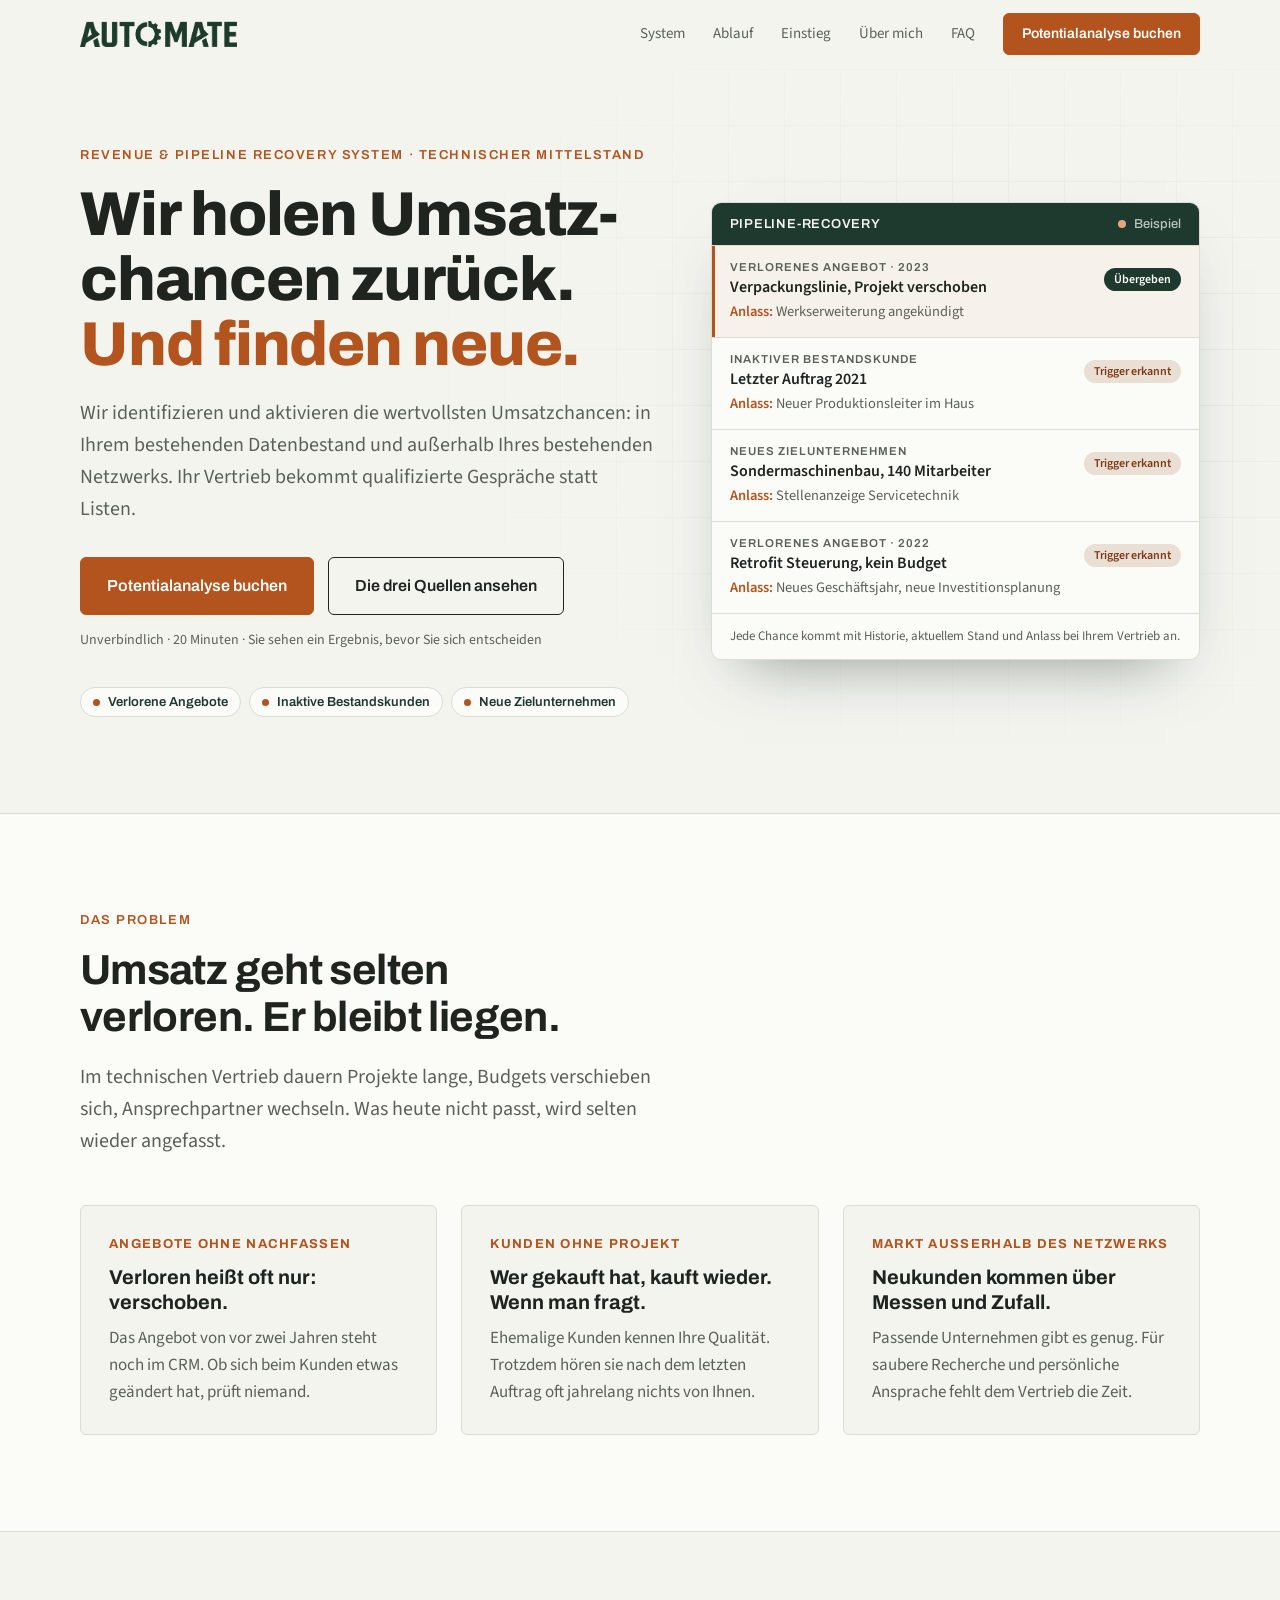
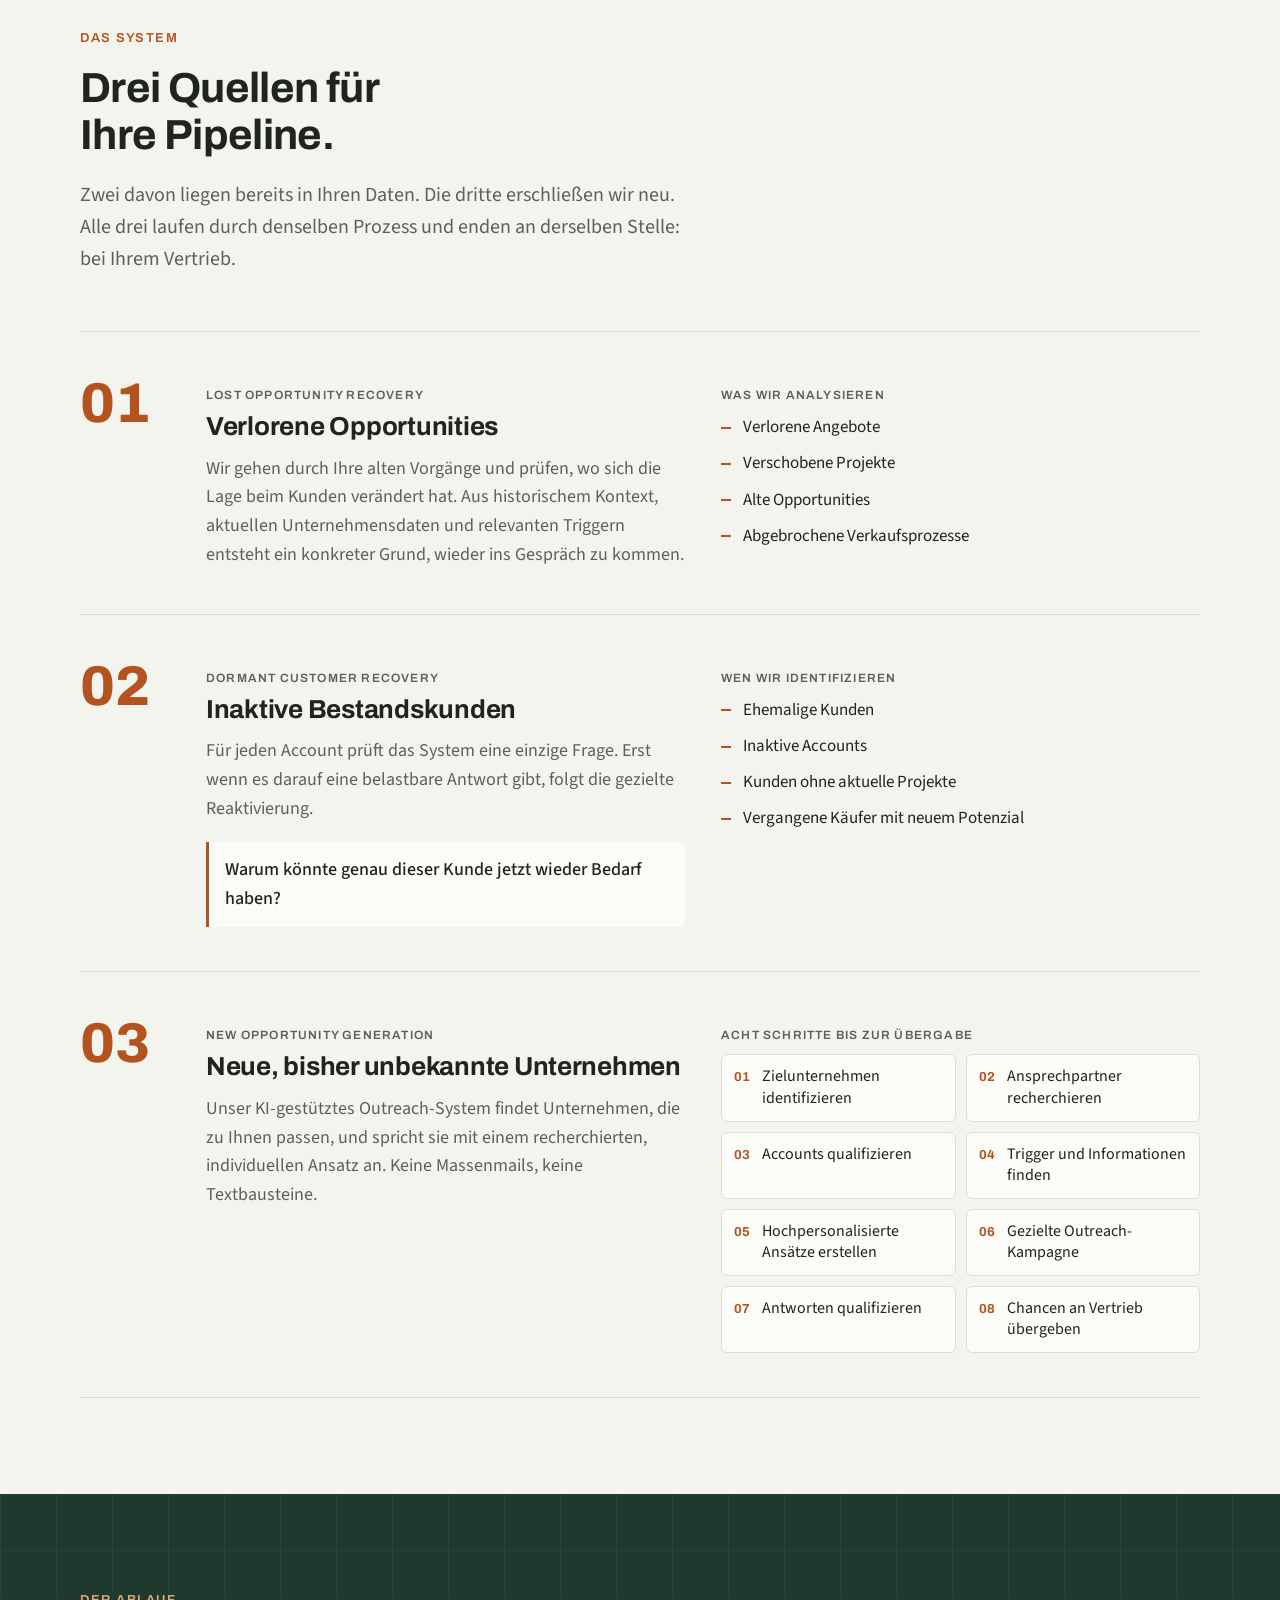
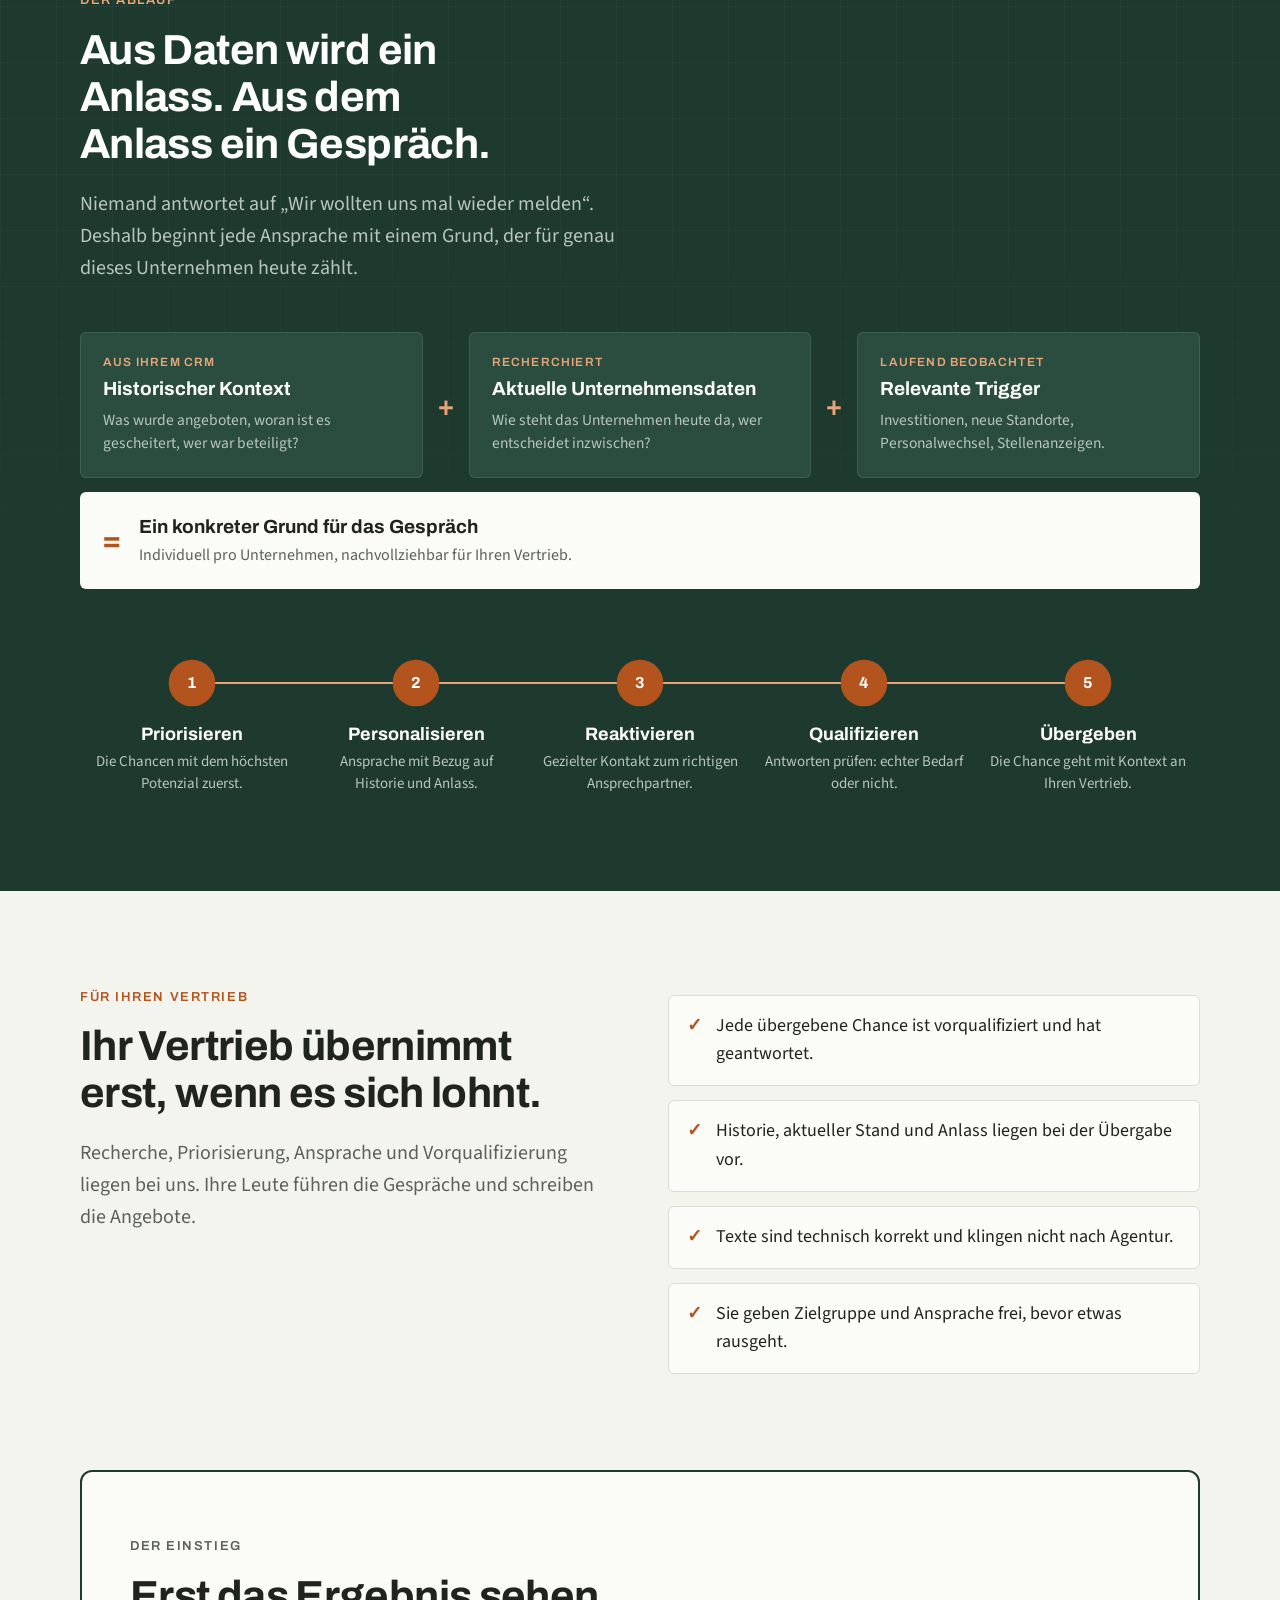
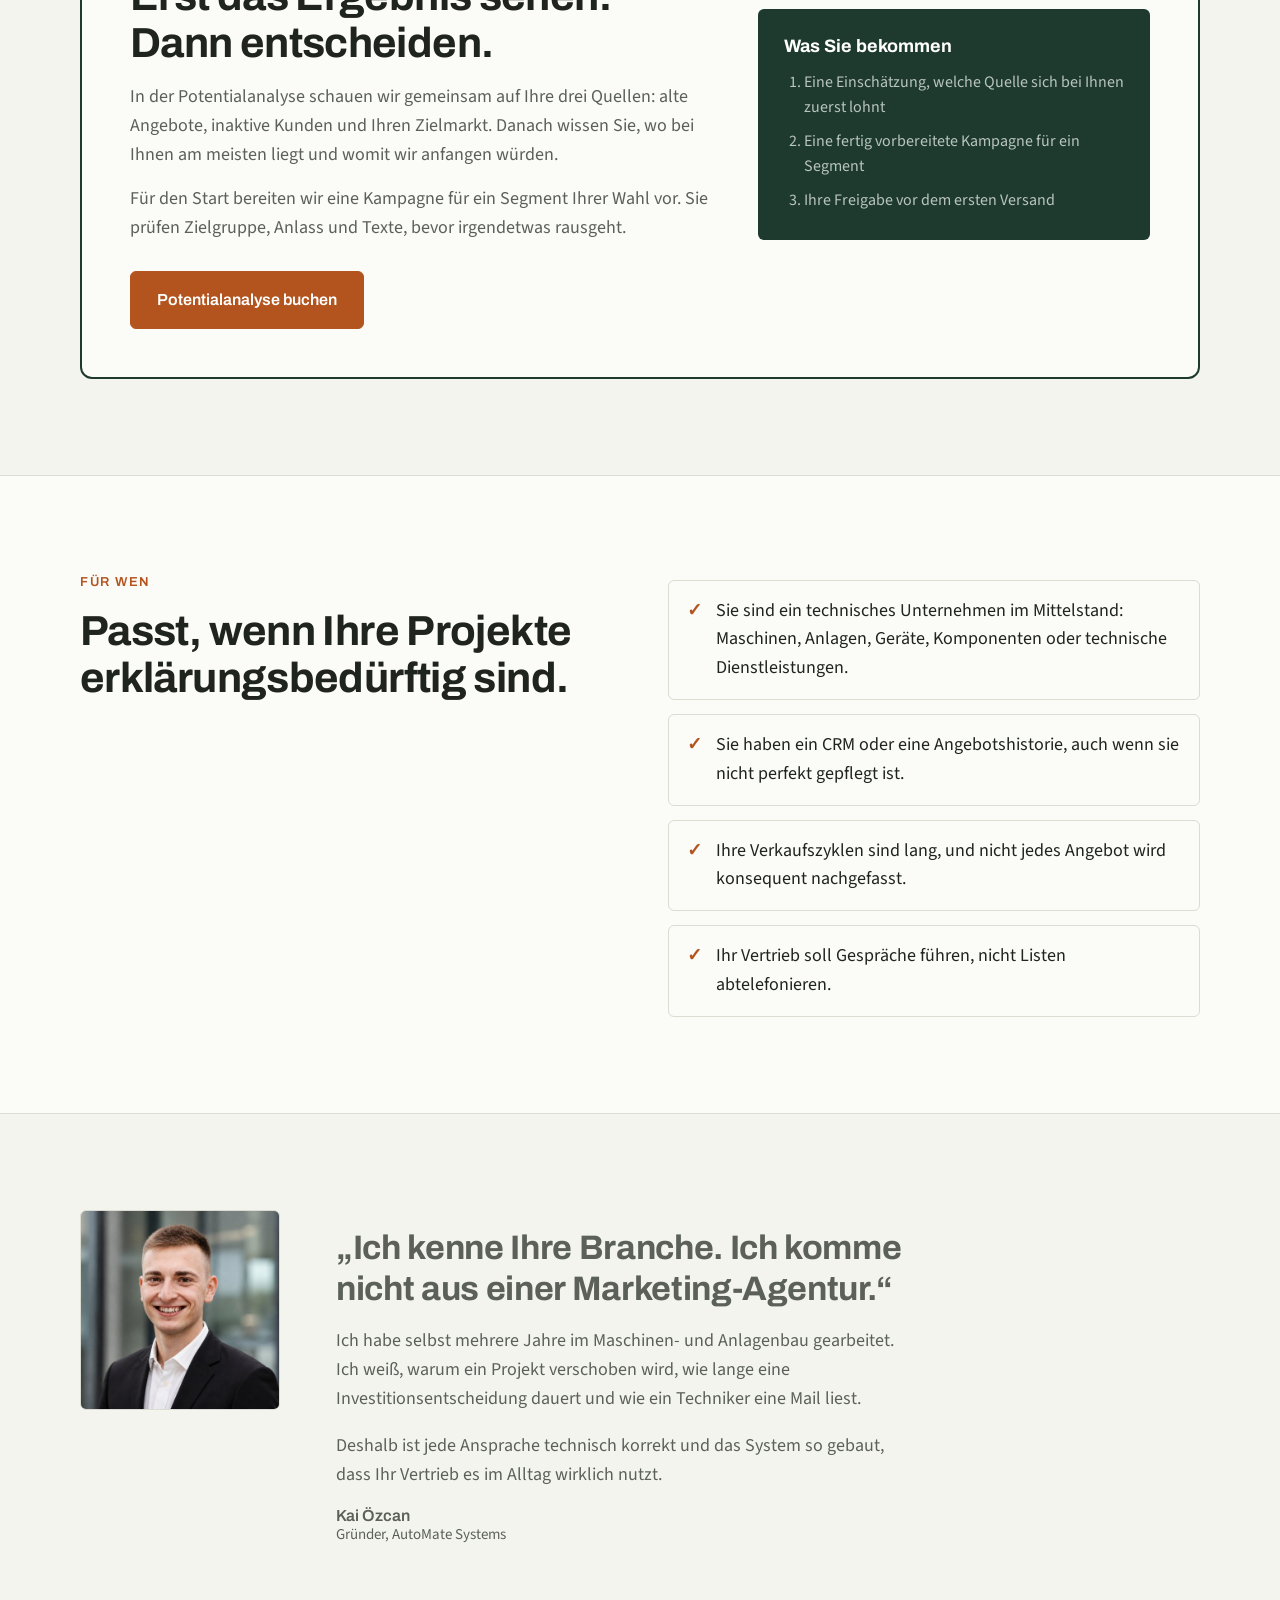
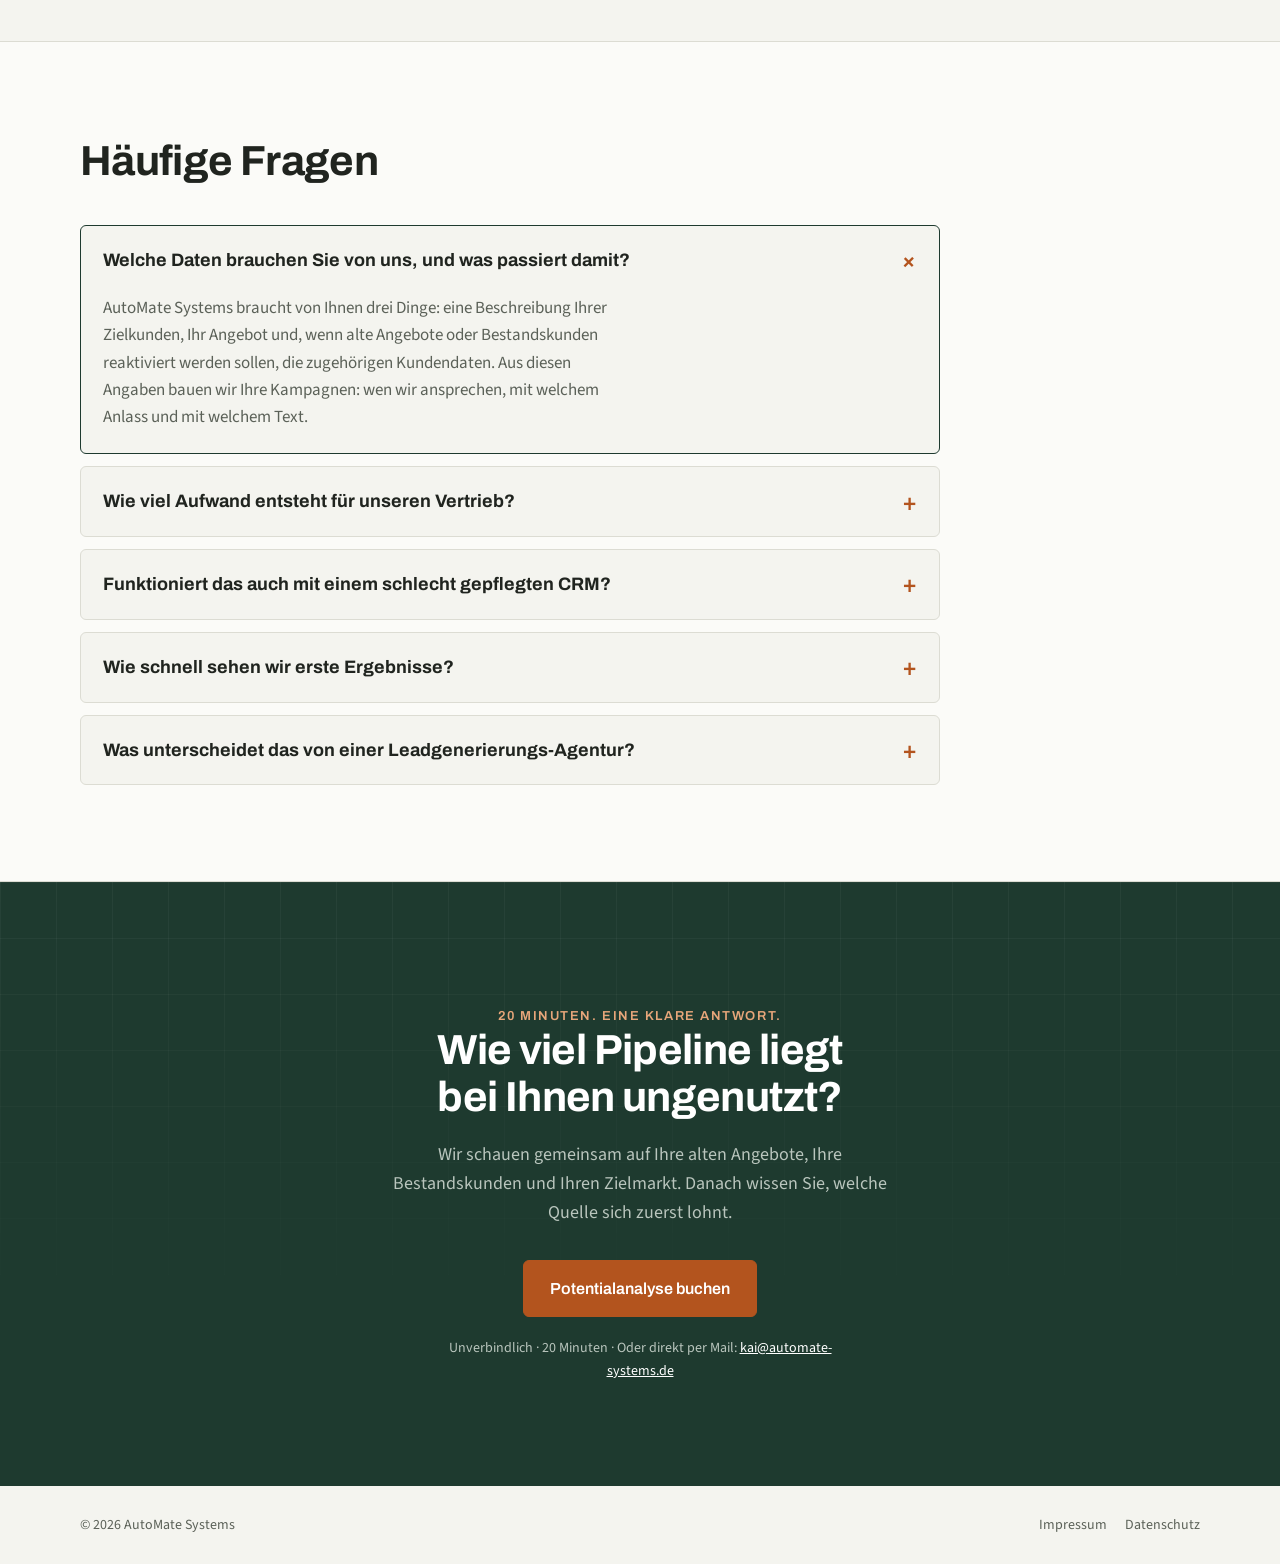
<file: index.html>
<!doctype html>
<html lang="de">
<head>
<meta charset="utf-8">
<meta name="viewport" content="width=device-width, initial-scale=1">
<title>AutoMate Systems · Revenue & Pipeline Recovery für den technischen Mittelstand</title>
<meta name="description" content="Das Revenue & Pipeline Recovery System für den technischen Mittelstand: verlorene Angebote reaktivieren, inaktive Bestandskunden zurückholen und neue Zielunternehmen gezielt ansprechen.">
<link rel="icon" href="assets/favicon.svg" type="image/svg+xml">
<link rel="stylesheet" href="assets/fonts/fonts.css">
<script>document.documentElement.classList.add('js')</script>
<style>
:root{
  --bg:#F4F4EF; --paper:#FBFBF8; --ink:#20241F; --muted:#5B6158; --line:#DCDCD3;
  --green:#1E3A2F; --green-2:#2A4D3F; --accent:#B3541E; --accent-dark:#9A4616; --accent-soft:#E7A67A;
  --accent-ink:#fff; --on-green:#F4F4EF; --on-green-muted:#B9C5BD;
  --tag-bg:#EADFD5; --tag-ink:#7E3A12; --tag-g-bg:#DCE7E0;
  --r:6px; --ease:cubic-bezier(.2,.7,.2,1);
}
*{box-sizing:border-box;margin:0;padding:0}
html{scroll-behavior:smooth;scroll-padding-top:80px}
body{background:var(--bg);color:var(--ink);font:400 18px/1.6 "Source Sans 3","Segoe UI",Arial,sans-serif;-webkit-font-smoothing:antialiased;overflow-x:hidden}
h1,h2,h3,.eyebrow,.btn,.num,.kicker{font-family:Archivo,"Segoe UI",Arial,sans-serif}
a{color:inherit}
img{max-width:100%}
.wrap{max-width:1160px;margin:0 auto;padding:0 20px}
section{padding:96px 0}
.eyebrow{font-size:13px;font-weight:600;letter-spacing:.12em;text-transform:uppercase;color:var(--accent);margin-bottom:16px}
h1{font-size:clamp(36px,5.4vw,62px);line-height:1.05;font-weight:800;letter-spacing:-.02em;text-wrap:balance}
h1 em{font-style:normal;color:var(--accent)}
h2{font-size:clamp(28px,3.6vw,42px);line-height:1.12;font-weight:700;letter-spacing:-.015em;max-width:22ch;text-wrap:balance}
h3{font-size:20px;line-height:1.25;font-weight:700}
.lead{font-size:20px;color:var(--muted);max-width:58ch;margin-top:20px}
.note{font-size:14px;color:var(--muted);margin-top:14px}

.btn{display:inline-flex;align-items:center;gap:10px;background:var(--accent);color:var(--accent-ink);text-decoration:none;font-weight:600;font-size:16px;padding:15px 26px;border-radius:var(--r);border:1.5px solid var(--accent);transition:background .2s,border-color .2s,transform .2s var(--ease),box-shadow .2s}
.btn:hover{background:var(--accent-dark);border-color:var(--accent-dark);transform:translateY(-2px);box-shadow:0 10px 24px -12px rgba(179,84,30,.7)}
.btn .arr{transition:transform .2s var(--ease)}
.btn:hover .arr{transform:translateX(4px)}
.btn.ghost{background:transparent;color:var(--ink);border-color:var(--ink)}
.btn.ghost:hover{background:var(--ink);color:var(--bg);box-shadow:none}
:focus-visible{outline:2px solid var(--accent);outline-offset:3px;border-radius:3px}

/* Header */
header{position:sticky;top:0;z-index:20;background:rgba(244,244,239,.9);backdrop-filter:blur(10px);-webkit-backdrop-filter:blur(10px);border-bottom:1px solid transparent;transition:border-color .25s,box-shadow .25s}
header.scrolled{border-bottom-color:var(--line);box-shadow:0 8px 24px -20px rgba(30,58,47,.5)}
.nav{display:flex;align-items:center;justify-content:space-between;height:68px}
.logo img{height:26px;width:auto;display:block}
nav{display:flex;align-items:center}
nav a{font-size:15px;color:var(--muted);text-decoration:none;margin-left:28px;position:relative;transition:color .15s}
nav a:not(.btn)::after{content:"";position:absolute;left:0;right:0;bottom:-6px;height:2px;background:var(--accent);transform:scaleX(0);transform-origin:left;transition:transform .25s var(--ease)}
nav a:not(.btn):hover{color:var(--ink)}
nav a:not(.btn):hover::after{transform:scaleX(1)}
nav .btn{padding:9px 18px;font-size:14px;color:#fff}
.burger{display:none;width:42px;height:42px;border:1px solid var(--line);border-radius:var(--r);background:var(--paper);cursor:pointer;position:relative}
.burger span{position:absolute;left:11px;right:11px;height:2px;background:var(--ink);transition:transform .25s var(--ease),opacity .2s}
.burger span:nth-child(1){top:14px}.burger span:nth-child(2){top:20px}.burger span:nth-child(3){top:26px}
.burger[aria-expanded="true"] span:nth-child(1){transform:translateY(6px) rotate(45deg)}
.burger[aria-expanded="true"] span:nth-child(2){opacity:0}
.burger[aria-expanded="true"] span:nth-child(3){transform:translateY(-6px) rotate(-45deg)}
@media(max-width:860px){
  .burger{display:block}
  nav{position:absolute;top:68px;left:0;right:0;background:var(--paper);border-bottom:1px solid var(--line);flex-direction:column;align-items:stretch;padding:8px 20px 20px;display:none}
  nav.open{display:flex}
  nav a{margin:0;padding:14px 0;border-bottom:1px solid var(--line);font-size:17px;color:var(--ink)}
  nav a:not(.btn)::after{display:none}
  nav .btn{margin-top:16px;justify-content:center;padding:14px 18px;font-size:16px;border-bottom:1.5px solid var(--accent)}
}

/* Hero */
.hero{padding:76px 0 96px;position:relative;overflow:hidden}
.hero::before{content:"";position:absolute;inset:0;background-image:linear-gradient(var(--line) 1px,transparent 1px),linear-gradient(90deg,var(--line) 1px,transparent 1px);background-size:56px 56px;opacity:.55;-webkit-mask-image:radial-gradient(ellipse 70% 80% at 78% 40%,#000 0%,transparent 70%);mask-image:radial-gradient(ellipse 70% 80% at 78% 40%,#000 0%,transparent 70%);pointer-events:none}
.hero .wrap{position:relative}
.hero-grid{display:grid;grid-template-columns:1.08fr .92fr;gap:56px;align-items:center}
.hero .cta{display:flex;gap:14px;flex-wrap:wrap;margin-top:32px}
.sources{display:flex;flex-wrap:wrap;gap:8px;margin-top:36px;list-style:none}
.sources li{font:600 13px Archivo,sans-serif;padding:7px 12px;border:1px solid var(--line);border-radius:99px;background:var(--paper);color:var(--green);display:flex;align-items:center;gap:8px}
.sources i{width:7px;height:7px;border-radius:50%;background:var(--accent);display:block}

.board{background:var(--paper);border:1px solid var(--line);border-radius:10px;box-shadow:0 30px 60px -34px rgba(30,58,47,.55);overflow:hidden}
.board-head{display:flex;justify-content:space-between;align-items:center;padding:14px 18px;background:var(--green);color:var(--on-green);font:600 13px Archivo,sans-serif;letter-spacing:.06em;text-transform:uppercase}
.board-head .live{display:flex;align-items:center;gap:8px;color:var(--on-green-muted);font-weight:500;text-transform:none;letter-spacing:0}
.board-head .live i{width:8px;height:8px;border-radius:50%;background:var(--accent-soft);display:block;animation:pulse 2s infinite}
@keyframes pulse{0%{box-shadow:0 0 0 0 rgba(231,166,122,.6)}70%{box-shadow:0 0 0 8px rgba(231,166,122,0)}100%{box-shadow:0 0 0 0 rgba(231,166,122,0)}}
.opp{padding:15px 18px;border-top:1px solid var(--line);display:grid;grid-template-columns:1fr auto;gap:4px 14px;align-items:center;position:relative;transition:background .4s}
.opp:first-of-type{border-top:0}
.opp::before{content:"";position:absolute;left:0;top:0;bottom:0;width:3px;background:var(--accent);transform:scaleY(0);transition:transform .4s var(--ease)}
.opp.active{background:#F6F1EA}
.opp.active::before{transform:scaleY(1)}
.opp .src{font:600 11.5px Archivo,sans-serif;letter-spacing:.09em;text-transform:uppercase;color:var(--muted)}
.opp b{font-weight:600;font-size:16px;line-height:1.3}
.opp .trg{grid-column:1/-1;font-size:14.5px;color:var(--muted);line-height:1.4}
.opp .trg span{color:var(--accent);font-weight:600}
.tag{display:inline-block;font:600 12px "Source Sans 3",sans-serif;padding:3px 10px;border-radius:99px;background:var(--tag-bg);color:var(--tag-ink);white-space:nowrap;grid-row:1/3;grid-column:2;transition:background .35s,color .35s,transform .35s var(--ease)}
.tag.g{background:var(--tag-g-bg);color:var(--green)}
.tag.done{background:var(--green);color:#fff}
.tag.pop{transform:scale(1.1)}
.board-foot{padding:12px 18px;border-top:1px solid var(--line);font-size:13px;color:var(--muted)}
@media(max-width:940px){.hero-grid{grid-template-columns:1fr;gap:44px}.hero{padding:44px 0 72px}}

/* Problem */
.problem{background:var(--paper);border-top:1px solid var(--line);border-bottom:1px solid var(--line)}
.cols3{display:grid;grid-template-columns:repeat(3,1fr);gap:24px;margin-top:48px}
.card{background:var(--bg);border:1px solid var(--line);border-radius:var(--r);padding:28px;transition:transform .3s var(--ease),box-shadow .3s,border-color .3s}
.card:hover{transform:translateY(-4px);border-color:#C9C9BD;box-shadow:0 20px 36px -28px rgba(30,58,47,.6)}
.card p:not(.kicker):not(.num){color:var(--muted);margin-top:10px;font-size:17px}
.kicker{font-weight:700;font-size:13px;color:var(--accent);letter-spacing:.1em;text-transform:uppercase;margin-bottom:10px}
@media(max-width:860px){.cols3{grid-template-columns:1fr}}

/* Sources */
.promise{margin-top:20px;font-size:20px;color:var(--muted);max-width:60ch}
.srcs{margin-top:56px}
.srcrow{display:grid;grid-template-columns:90px 1fr 1fr;gap:36px;padding:44px 0;border-top:1px solid var(--line)}
.srcrow:last-child{border-bottom:1px solid var(--line)}
.num{font-size:56px;font-weight:800;color:var(--accent);line-height:1}
.srcrow .en{font:600 12px Archivo,sans-serif;letter-spacing:.1em;text-transform:uppercase;color:var(--muted);margin-bottom:8px}
.srcrow h3{font-size:26px;letter-spacing:-.01em}
.srcrow p{color:var(--muted);margin-top:12px}
.srcrow .q{margin-top:18px;padding:14px 16px;border-left:3px solid var(--accent);background:var(--paper);color:var(--ink);font-weight:500;border-radius:0 var(--r) var(--r) 0}
.lbl{font:600 12px Archivo,sans-serif;letter-spacing:.1em;text-transform:uppercase;color:var(--green);margin-bottom:12px}
.dash{list-style:none;display:grid;gap:9px}
.dash li{padding-left:22px;position:relative;font-size:17px}
.dash li::before{content:"";position:absolute;left:0;top:.74em;width:10px;height:2px;background:var(--accent)}
.steps8{list-style:none;counter-reset:s;display:grid;grid-template-columns:1fr 1fr;gap:10px}
.steps8 li{counter-increment:s;display:flex;gap:12px;align-items:baseline;font-size:16px;line-height:1.35;padding:11px 12px;background:var(--paper);border:1px solid var(--line);border-radius:var(--r)}
.steps8 li::before{content:counter(s,decimal-leading-zero);font:700 13px Archivo,sans-serif;color:var(--accent)}
@media(max-width:860px){.srcrow{grid-template-columns:1fr;gap:18px;padding:36px 0}.num{font-size:42px}}
@media(max-width:480px){.steps8{grid-template-columns:1fr}}

/* Dark: formula + rail */
.dark{background:var(--green);color:var(--on-green);position:relative;overflow:hidden}
.dark::before{content:"";position:absolute;inset:0;background-image:linear-gradient(rgba(255,255,255,.045) 1px,transparent 1px),linear-gradient(90deg,rgba(255,255,255,.045) 1px,transparent 1px);background-size:56px 56px;-webkit-mask-image:linear-gradient(180deg,#000,transparent 75%);mask-image:linear-gradient(180deg,#000,transparent 75%);pointer-events:none}
.dark .wrap{position:relative}
.dark h2{color:#fff}
.dark .eyebrow{color:var(--accent-soft)}
.dark .lead{color:var(--on-green-muted)}
.formula{display:grid;grid-template-columns:1fr auto 1fr auto 1fr;gap:14px;align-items:stretch;margin-top:48px}
.fnode{background:var(--green-2);border:1px solid rgba(255,255,255,.1);border-radius:var(--r);padding:22px}
.fnode small{display:block;font:600 12px Archivo,sans-serif;letter-spacing:.1em;text-transform:uppercase;color:var(--accent-soft);margin-bottom:8px}
.fnode h3{color:#fff;font-size:19px}
.fnode p{font-size:15.5px;color:var(--on-green-muted);margin-top:8px;line-height:1.5}
.op{align-self:center;font:700 28px Archivo,sans-serif;color:var(--accent-soft)}
.result{margin-top:14px;display:flex;align-items:center;gap:18px;background:var(--paper);color:var(--ink);border-radius:var(--r);padding:20px 22px}
.result .eq{font:800 30px Archivo,sans-serif;color:var(--accent);line-height:1}
.result b{font-family:Archivo,sans-serif;font-size:19px}
.result span{display:block;color:var(--muted);font-size:16px}
@media(max-width:860px){.formula{grid-template-columns:1fr}.op{justify-self:center}}

.rail{list-style:none;display:grid;grid-template-columns:repeat(5,1fr);margin-top:72px;position:relative}
.rail::before,.rail::after{content:"";position:absolute;top:21px;left:10%;right:10%;height:2px;background:rgba(255,255,255,.14)}
.rail::after{background:var(--accent-soft);transform:scaleX(0);transform-origin:left;transition:transform 2.2s var(--ease) .2s}
.rail.in::after{transform:scaleX(1)}
.rail li{text-align:center;padding:0 10px;position:relative;z-index:1}
.rail .dot{width:44px;height:44px;border-radius:50%;margin:0 auto 18px;display:grid;place-items:center;font:700 15px Archivo,sans-serif;background:var(--green);border:2px solid rgba(255,255,255,.25);color:var(--on-green-muted);transition:background .4s,border-color .4s,color .4s,transform .4s var(--ease)}
.rail.in .dot{background:var(--accent);border-color:var(--accent);color:#fff;transform:scale(1.06)}
.rail.in li:nth-child(1) .dot{transition-delay:.2s}.rail.in li:nth-child(2) .dot{transition-delay:.7s}.rail.in li:nth-child(3) .dot{transition-delay:1.2s}.rail.in li:nth-child(4) .dot{transition-delay:1.7s}.rail.in li:nth-child(5) .dot{transition-delay:2.2s}
.rail h3{color:#fff;font-size:18px}
.rail p{font-size:15px;color:var(--on-green-muted);margin-top:6px;line-height:1.45}
@media(max-width:860px){
  .rail{grid-template-columns:1fr;gap:26px;margin-top:52px}
  .rail::before,.rail::after{top:22px;bottom:22px;left:21px;right:auto;width:2px;height:auto}
  .rail::after{transform:scaleY(0);transform-origin:top}
  .rail.in::after{transform:scaleY(1)}
  .rail li{text-align:left;display:grid;grid-template-columns:44px 1fr;gap:4px 18px;padding:0}
  .rail .dot{margin:0;grid-row:1/3}
  .rail h3{align-self:end}
}

/* Handover */
.split{display:grid;grid-template-columns:1fr 1fr;gap:56px;align-items:start}
@media(max-width:860px){.split{grid-template-columns:1fr;gap:28px}}
.checks{list-style:none;display:grid;gap:14px;margin-top:8px}
.checks li{padding:16px 18px;background:var(--paper);border:1px solid var(--line);border-radius:var(--r);display:flex;gap:14px;transition:transform .3s var(--ease),border-color .3s}
.checks li:hover{transform:translateX(4px);border-color:#C9C9BD}
.checks li::before{content:"✓";color:var(--accent);font-weight:700}

/* Offer */
.offer{background:var(--paper);border:2px solid var(--green);border-radius:12px;padding:48px;display:grid;grid-template-columns:1.2fr .8fr;gap:40px;align-items:center}
.offer h2{max-width:20ch}
.offer p{color:var(--muted);margin-top:16px}
.offer .btn{margin-top:28px}
.offer .side{background:var(--green);color:var(--on-green);border-radius:var(--r);padding:26px}
.offer .side h3{color:#fff;margin-bottom:12px;font-size:18px}
.offer .side ol{padding-left:20px;display:grid;gap:8px;color:var(--on-green-muted);font-size:16px}
@media(max-width:860px){.offer{grid-template-columns:1fr;padding:28px}}

/* About */
.about{display:grid;grid-template-columns:200px 1fr;gap:56px;align-items:start}
.portrait{width:200px;height:200px;object-fit:cover;border-radius:6px;border:1px solid var(--line);display:block}
.quote{font:700 clamp(24px,3vw,34px)/1.2 Archivo,sans-serif;letter-spacing:-.01em;color:var(--green);text-wrap:balance}
.about p{margin-top:18px;color:var(--muted);max-width:62ch}
.sig{margin-top:24px;font:600 16px Archivo,sans-serif;color:var(--ink)}
.sig span{display:block;font:400 15px "Source Sans 3",sans-serif;color:var(--muted)}
@media(max-width:860px){.about{grid-template-columns:1fr;gap:24px}.portrait{width:132px;height:132px}}

/* FAQ */
.faq{margin-top:40px;display:grid;gap:12px;max-width:860px}
details{background:var(--bg);border:1px solid var(--line);border-radius:var(--r);transition:border-color .3s}
details[open]{border-color:var(--green)}
summary{list-style:none;cursor:pointer;padding:20px 54px 20px 22px;position:relative;font-family:Archivo,"Segoe UI",Arial,sans-serif}
summary::-webkit-details-marker{display:none}
summary h3{font-size:18px;display:inline}
summary::after{content:"+";position:absolute;right:22px;top:50%;transform:translateY(-50%);font:600 24px Archivo,sans-serif;color:var(--accent);transition:transform .25s var(--ease)}
details[open] summary::after{transform:translateY(-50%) rotate(45deg)}
details p{padding:0 22px 22px;color:var(--muted);font-size:17px;max-width:70ch}

/* CTA */
.cta-band{text-align:center;padding:104px 0}
.cta-band h2{margin:0 auto;max-width:20ch}
.cta-band p{color:var(--on-green-muted);max-width:56ch;margin:20px auto 0}
.cta-band .btn{margin-top:32px}
.cta-band .note{color:var(--on-green-muted)}
.cta-band a.mail{color:#fff}

footer{padding:28px 0;font-size:14px;color:var(--muted)}
footer .wrap{display:flex;justify-content:space-between;flex-wrap:wrap;gap:12px}
footer a{margin-left:18px;text-decoration:none}
footer a:first-child{margin-left:0}
footer a:hover{text-decoration:underline}

/* Reveal */
.js .rv{opacity:0;transform:translateY(22px);transition:opacity .7s var(--ease),transform .7s var(--ease);transition-delay:var(--d,0s)}
.js .rv.in{opacity:1;transform:none}
@media(prefers-reduced-motion:reduce){
  html{scroll-behavior:auto}
  .js .rv{opacity:1;transform:none;transition:none}
  .rail::after,.rail .dot,.btn,.card,.checks li{transition:none!important}
  .board-head .live i{animation:none}
}
</style>
<script type="application/ld+json">
{
  "@context": "https://schema.org",
  "@type": "FAQPage",
  "@id": "https://automate-systems.de/#faq",
  "mainEntity": [
    {
      "@type": "Question",
      "name": "Welche Daten brauchen Sie von uns, und was passiert damit?",
      "acceptedAnswer": {
        "@type": "Answer",
        "text": "AutoMate Systems braucht von Ihnen drei Dinge: eine Beschreibung Ihrer Zielkunden, Ihr Angebot und, wenn alte Angebote oder Bestandskunden reaktiviert werden sollen, die zugehörigen Kundendaten. Aus diesen Angaben bauen wir Ihre Kampagnen: wen wir ansprechen, mit welchem Anlass und mit welchem Text."
      }
    },
    {
      "@type": "Question",
      "name": "Wie viel Aufwand entsteht für unseren Vertrieb?",
      "acceptedAnswer": {
        "@type": "Answer",
        "text": "Ihr Vertrieb übernimmt nur die qualifizierten Chancen und fasst dort nach. Recherche, Ansprache und Vorqualifizierung liegen bei uns. Ihre Mitarbeiter führen das Gespräch, schreiben das Angebot und bleiben am Kunden dran."
      }
    },
    {
      "@type": "Question",
      "name": "Funktioniert das auch mit einem schlecht gepflegten CRM?",
      "acceptedAnswer": {
        "@type": "Answer",
        "text": "Ja, das System funktioniert auch mit einem lückenhaft gepflegten CRM. Uns reichen der Firmenname und ein Hinweis auf den früheren Vorgang, etwa ein altes Angebot oder der letzte Auftrag. Was fehlt, recherchieren wir neu: aktuelle Ansprechpartner, den heutigen Stand des Unternehmens und den Anlass für die Ansprache. Für neue Zielunternehmen brauchen wir Ihr CRM gar nicht."
      }
    },
    {
      "@type": "Question",
      "name": "Wie schnell sehen wir erste Ergebnisse?",
      "acceptedAnswer": {
        "@type": "Answer",
        "text": "Wie schnell erste Ergebnisse kommen, ist von Unternehmen zu Unternehmen unterschiedlich. Fest steht der Start: Ihre erste Kampagne geht 14 Tage nach dem Auftaktgespräch live. Wann daraus Gespräche werden, hängt von Zielgruppe, Angebot und der Länge Ihrer Verkaufszyklen ab."
      }
    },
    {
      "@type": "Question",
      "name": "Was unterscheidet das von einer Leadgenerierungs-Agentur?",
      "acceptedAnswer": {
        "@type": "Answer",
        "text": "AutoMate Systems kommt aus dem Maschinen- und Anlagenbau, nicht aus dem Marketing. Gründer Kai Özcan hat selbst mehrere Jahre in der Branche gearbeitet. Deshalb ist jede Ansprache technisch korrekt, und Ihr Vertrieb bekommt vorqualifizierte Chancen mit Kontext statt Kontaktlisten."
      }
    }
  ]
}
</script>
</head>
<body id="top">

<header id="hdr">
  <div class="wrap nav">
    <a class="logo" href="#top" aria-label="AutoMate Systems, zum Seitenanfang"><img src="assets/logo.png" alt="AutoMate Systems" width="157" height="26"></a>
    <button class="burger" id="burger" aria-label="Menü" aria-expanded="false" aria-controls="menu"><span></span><span></span><span></span></button>
    <nav id="menu">
      <a href="#system">System</a>
      <a href="#ablauf">Ablauf</a>
      <a href="#einstieg">Einstieg</a>
      <a href="#ueber-mich">Über mich</a>
      <a href="#faq">FAQ</a>
      <a class="btn" href="https://calendly.com/kai-automate-systems/potentialanalyse" target="_blank" rel="noopener">Potentialanalyse buchen</a>
    </nav>
  </div>
</header>

<main>

<section class="hero">
  <div class="wrap hero-grid">
    <div>
      <p class="eyebrow rv">Revenue & Pipeline Recovery System · Technischer Mittelstand</p>
      <h1 class="rv" style="--d:.08s">Wir holen Umsatz&shy;chancen zurück. <em>Und finden neue.</em></h1>
      <p class="lead rv" style="--d:.16s">Wir identifizieren und aktivieren die wertvollsten Umsatzchancen: in Ihrem bestehenden Datenbestand und außerhalb Ihres bestehenden Netzwerks. Ihr Vertrieb bekommt qualifizierte Gespräche statt Listen.</p>
      <div class="cta rv" style="--d:.24s">
        <a class="btn" href="https://calendly.com/kai-automate-systems/potentialanalyse" target="_blank" rel="noopener">Potentialanalyse buchen</a>
        <a class="btn ghost" href="#system">Die drei Quellen ansehen</a>
      </div>
      <p class="note rv" style="--d:.3s">Unverbindlich · 20 Minuten · Sie sehen ein Ergebnis, bevor Sie sich entscheiden</p>
      <ul class="sources rv" style="--d:.36s" aria-label="Drei Quellen für Pipeline">
        <li><i></i>Verlorene Angebote</li>
        <li><i></i>Inaktive Bestandskunden</li>
        <li><i></i>Neue Zielunternehmen</li>
      </ul>
    </div>

    <div class="board rv" style="--d:.2s" id="board" aria-label="Beispielhafte Pipeline-Übersicht">
      <div class="board-head"><span>Pipeline-Recovery</span><span class="live"><i></i>Beispiel</span></div>
      <div class="opp" data-final="Übergeben">
        <span class="src">Verlorenes Angebot · 2023</span>
        <span class="tag">Trigger erkannt</span>
        <b>Verpackungslinie, Projekt verschoben</b>
        <span class="trg"><span>Anlass:</span> Werkserweiterung angekündigt</span>
      </div>
      <div class="opp" data-final="Qualifiziert">
        <span class="src">Inaktiver Bestandskunde</span>
        <span class="tag">Trigger erkannt</span>
        <b>Letzter Auftrag 2021</b>
        <span class="trg"><span>Anlass:</span> Neuer Produktionsleiter im Haus</span>
      </div>
      <div class="opp" data-final="Antwort erhalten">
        <span class="src">Neues Zielunternehmen</span>
        <span class="tag">Trigger erkannt</span>
        <b>Sondermaschinenbau, 140 Mitarbeiter</b>
        <span class="trg"><span>Anlass:</span> Stellenanzeige Servicetechnik</span>
      </div>
      <div class="opp" data-final="Reaktiviert">
        <span class="src">Verlorenes Angebot · 2022</span>
        <span class="tag">Trigger erkannt</span>
        <b>Retrofit Steuerung, kein Budget</b>
        <span class="trg"><span>Anlass:</span> Neues Geschäftsjahr, neue Investitionsplanung</span>
      </div>
      <div class="board-foot">Jede Chance kommt mit Historie, aktuellem Stand und Anlass bei Ihrem Vertrieb an.</div>
    </div>
  </div>
</section>

<section class="problem">
  <div class="wrap">
    <p class="eyebrow rv">Das Problem</p>
    <h2 class="rv">Umsatz geht selten verloren. Er bleibt liegen.</h2>
    <p class="lead rv">Im technischen Vertrieb dauern Projekte lange, Budgets verschieben sich, Ansprechpartner wechseln. Was heute nicht passt, wird selten wieder angefasst.</p>
    <div class="cols3">
      <div class="card rv">
        <p class="kicker">Angebote ohne Nachfassen</p>
        <h3>Verloren heißt oft nur: verschoben.</h3>
        <p>Das Angebot von vor zwei Jahren steht noch im CRM. Ob sich beim Kunden etwas geändert hat, prüft niemand.</p>
      </div>
      <div class="card rv" style="--d:.1s">
        <p class="kicker">Kunden ohne Projekt</p>
        <h3>Wer gekauft hat, kauft wieder. Wenn man fragt.</h3>
        <p>Ehemalige Kunden kennen Ihre Qualität. Trotzdem hören sie nach dem letzten Auftrag oft jahrelang nichts von Ihnen.</p>
      </div>
      <div class="card rv" style="--d:.2s">
        <p class="kicker">Markt außerhalb des Netzwerks</p>
        <h3>Neukunden kommen über Messen und Zufall.</h3>
        <p>Passende Unternehmen gibt es genug. Für saubere Recherche und persönliche Ansprache fehlt dem Vertrieb die Zeit.</p>
      </div>
    </div>
  </div>
</section>

<section id="system">
  <div class="wrap">
    <p class="eyebrow rv">Das System</p>
    <h2 class="rv">Drei Quellen für Ihre Pipeline.</h2>
    <p class="promise rv">Zwei davon liegen bereits in Ihren Daten. Die dritte erschließen wir neu. Alle drei laufen durch denselben Prozess und enden an derselben Stelle: bei Ihrem Vertrieb.</p>

    <div class="srcs">
      <article class="srcrow rv">
        <div class="num">01</div>
        <div>
          <p class="en">Lost Opportunity Recovery</p>
          <h3>Verlorene Opportunities</h3>
          <p>Wir gehen durch Ihre alten Vorgänge und prüfen, wo sich die Lage beim Kunden verändert hat. Aus historischem Kontext, aktuellen Unternehmensdaten und relevanten Triggern entsteht ein konkreter Grund, wieder ins Gespräch zu kommen.</p>
        </div>
        <div>
          <p class="lbl">Was wir analysieren</p>
          <ul class="dash">
            <li>Verlorene Angebote</li>
            <li>Verschobene Projekte</li>
            <li>Alte Opportunities</li>
            <li>Abgebrochene Verkaufsprozesse</li>
          </ul>
        </div>
      </article>

      <article class="srcrow rv">
        <div class="num">02</div>
        <div>
          <p class="en">Dormant Customer Recovery</p>
          <h3>Inaktive Bestandskunden</h3>
          <p>Für jeden Account prüft das System eine einzige Frage. Erst wenn es darauf eine belastbare Antwort gibt, folgt die gezielte Reaktivierung.</p>
          <p class="q">Warum könnte genau dieser Kunde jetzt wieder Bedarf haben?</p>
        </div>
        <div>
          <p class="lbl">Wen wir identifizieren</p>
          <ul class="dash">
            <li>Ehemalige Kunden</li>
            <li>Inaktive Accounts</li>
            <li>Kunden ohne aktuelle Projekte</li>
            <li>Vergangene Käufer mit neuem Potenzial</li>
          </ul>
        </div>
      </article>

      <article class="srcrow rv">
        <div class="num">03</div>
        <div>
          <p class="en">New Opportunity Generation</p>
          <h3>Neue, bisher unbekannte Unternehmen</h3>
          <p>Unser KI-gestütztes Outreach-System findet Unternehmen, die zu Ihnen passen, und spricht sie mit einem recherchierten, individuellen Ansatz an. Keine Massenmails, keine Textbausteine.</p>
        </div>
        <div>
          <p class="lbl">Acht Schritte bis zur Übergabe</p>
          <ol class="steps8">
            <li>Zielunternehmen identifizieren</li>
            <li>Ansprechpartner recherchieren</li>
            <li>Accounts qualifizieren</li>
            <li>Trigger und Informationen finden</li>
            <li>Hochpersonalisierte Ansätze erstellen</li>
            <li>Gezielte Outreach-Kampagne</li>
            <li>Antworten qualifizieren</li>
            <li>Chancen an Vertrieb übergeben</li>
          </ol>
        </div>
      </article>
    </div>
  </div>
</section>

<section class="dark" id="ablauf">
  <div class="wrap">
    <p class="eyebrow rv">Der Ablauf</p>
    <h2 class="rv">Aus Daten wird ein Anlass. Aus dem Anlass ein Gespräch.</h2>
    <p class="lead rv">Niemand antwortet auf „Wir wollten uns mal wieder melden“. Deshalb beginnt jede Ansprache mit einem Grund, der für genau dieses Unternehmen heute zählt.</p>

    <div class="formula">
      <div class="fnode rv">
        <small>Aus Ihrem CRM</small>
        <h3>Historischer Kontext</h3>
        <p>Was wurde angeboten, woran ist es gescheitert, wer war beteiligt?</p>
      </div>
      <div class="op rv" style="--d:.1s" aria-hidden="true">+</div>
      <div class="fnode rv" style="--d:.15s">
        <small>Recherchiert</small>
        <h3>Aktuelle Unternehmensdaten</h3>
        <p>Wie steht das Unternehmen heute da, wer entscheidet inzwischen?</p>
      </div>
      <div class="op rv" style="--d:.25s" aria-hidden="true">+</div>
      <div class="fnode rv" style="--d:.3s">
        <small>Laufend beobachtet</small>
        <h3>Relevante Trigger</h3>
        <p>Investitionen, neue Standorte, Personalwechsel, Stellenanzeigen.</p>
      </div>
    </div>
    <div class="result rv" style="--d:.4s">
      <span class="eq" aria-hidden="true">=</span>
      <div><b>Ein konkreter Grund für das Gespräch</b><span>Individuell pro Unternehmen, nachvollziehbar für Ihren Vertrieb.</span></div>
    </div>

    <ol class="rail" id="rail">
      <li><div class="dot">1</div><h3>Priorisieren</h3><p>Die Chancen mit dem höchsten Potenzial zuerst.</p></li>
      <li><div class="dot">2</div><h3>Personalisieren</h3><p>Ansprache mit Bezug auf Historie und Anlass.</p></li>
      <li><div class="dot">3</div><h3>Reaktivieren</h3><p>Gezielter Kontakt zum richtigen Ansprechpartner.</p></li>
      <li><div class="dot">4</div><h3>Qualifizieren</h3><p>Antworten prüfen: echter Bedarf oder nicht.</p></li>
      <li><div class="dot">5</div><h3>Übergeben</h3><p>Die Chance geht mit Kontext an Ihren Vertrieb.</p></li>
    </ol>
  </div>
</section>

<section>
  <div class="wrap split">
    <div>
      <p class="eyebrow rv">Für Ihren Vertrieb</p>
      <h2 class="rv">Ihr Vertrieb übernimmt erst, wenn es sich lohnt.</h2>
      <p class="lead rv">Recherche, Priorisierung, Ansprache und Vorqualifizierung liegen bei uns. Ihre Leute führen die Gespräche und schreiben die Angebote.</p>
    </div>
    <ul class="checks">
      <li class="rv">Jede übergebene Chance ist vorqualifiziert und hat geantwortet.</li>
      <li class="rv" style="--d:.08s">Historie, aktueller Stand und Anlass liegen bei der Übergabe vor.</li>
      <li class="rv" style="--d:.16s">Texte sind technisch korrekt und klingen nicht nach Agentur.</li>
      <li class="rv" style="--d:.24s">Sie geben Zielgruppe und Ansprache frei, bevor etwas rausgeht.</li>
    </ul>
  </div>
</section>

<section id="einstieg" style="padding-top:0">
  <div class="wrap">
    <div class="offer rv">
      <div>
        <p class="eyebrow">Der Einstieg</p>
        <h2>Erst das Ergebnis sehen. Dann entscheiden.</h2>
        <p>In der Potentialanalyse schauen wir gemeinsam auf Ihre drei Quellen: alte Angebote, inaktive Kunden und Ihren Zielmarkt. Danach wissen Sie, wo bei Ihnen am meisten liegt und womit wir anfangen würden.</p>
        <p>Für den Start bereiten wir eine Kampagne für ein Segment Ihrer Wahl vor. Sie prüfen Zielgruppe, Anlass und Texte, bevor irgendetwas rausgeht.</p>
        <a class="btn" href="https://calendly.com/kai-automate-systems/potentialanalyse" target="_blank" rel="noopener">Potentialanalyse buchen</a>
      </div>
      <div class="side">
        <h3>Was Sie bekommen</h3>
        <ol>
          <li>Eine Einschätzung, welche Quelle sich bei Ihnen zuerst lohnt</li>
          <li>Eine fertig vorbereitete Kampagne für ein Segment</li>
          <li>Ihre Freigabe vor dem ersten Versand</li>
        </ol>
      </div>
    </div>
  </div>
</section>

<section class="problem">
  <div class="wrap split">
    <div>
      <p class="eyebrow rv">Für wen</p>
      <h2 class="rv">Passt, wenn Ihre Projekte erklärungs&shy;bedürftig sind.</h2>
    </div>
    <ul class="checks">
      <li class="rv">Sie sind ein technisches Unternehmen im Mittelstand: Maschinen, Anlagen, Geräte, Komponenten oder technische Dienstleistungen.</li>
      <li class="rv" style="--d:.08s">Sie haben ein CRM oder eine Angebotshistorie, auch wenn sie nicht perfekt gepflegt ist.</li>
      <li class="rv" style="--d:.16s">Ihre Verkaufszyklen sind lang, und nicht jedes Angebot wird konsequent nachgefasst.</li>
      <li class="rv" style="--d:.24s">Ihr Vertrieb soll Gespräche führen, nicht Listen abtelefonieren.</li>
    </ul>
  </div>
</section>

<section id="ueber-mich">
  <div class="wrap about">
    <img class="portrait rv" src="assets/kai-oezcan.jpg" alt="Kai Özcan, Gründer von AutoMate Systems" width="200" height="200" loading="lazy">
    <div>
      <p class="quote rv">„Ich kenne Ihre Branche. Ich komme nicht aus einer Marketing-Agentur.“</p>
      <p class="rv">Ich habe selbst mehrere Jahre im Maschinen- und Anlagenbau gearbeitet. Ich weiß, warum ein Projekt verschoben wird, wie lange eine Investitionsentscheidung dauert und wie ein Techniker eine Mail liest.</p>
      <p class="rv">Deshalb ist jede Ansprache technisch korrekt und das System so gebaut, dass Ihr Vertrieb es im Alltag wirklich nutzt.</p>
      <p class="sig rv">Kai Özcan<span>Gründer, AutoMate Systems</span></p>
    </div>
  </div>
</section>

<section class="problem" id="faq">
  <div class="wrap">
    <h2 class="rv">Häufige Fragen</h2>
    <div class="faq">
      <details class="rv" open>
        <summary><h3>Welche Daten brauchen Sie von uns, und was passiert damit?</h3></summary>
        <p>AutoMate Systems braucht von Ihnen drei Dinge: eine Beschreibung Ihrer Zielkunden, Ihr Angebot und, wenn alte Angebote oder Bestandskunden reaktiviert werden sollen, die zugehörigen Kundendaten. Aus diesen Angaben bauen wir Ihre Kampagnen: wen wir ansprechen, mit welchem Anlass und mit welchem Text.</p>
      </details>
      <details class="rv">
        <summary><h3>Wie viel Aufwand entsteht für unseren Vertrieb?</h3></summary>
        <p>Ihr Vertrieb übernimmt nur die qualifizierten Chancen und fasst dort nach. Recherche, Ansprache und Vorqualifizierung liegen bei uns. Ihre Mitarbeiter führen das Gespräch, schreiben das Angebot und bleiben am Kunden dran.</p>
      </details>
      <details class="rv">
        <summary><h3>Funktioniert das auch mit einem schlecht gepflegten CRM?</h3></summary>
        <p>Ja, das System funktioniert auch mit einem lückenhaft gepflegten CRM. Uns reichen der Firmenname und ein Hinweis auf den früheren Vorgang, etwa ein altes Angebot oder der letzte Auftrag. Was fehlt, recherchieren wir neu: aktuelle Ansprechpartner, den heutigen Stand des Unternehmens und den Anlass für die Ansprache. Für neue Zielunternehmen brauchen wir Ihr CRM gar nicht.</p>
      </details>
      <details class="rv">
        <summary><h3>Wie schnell sehen wir erste Ergebnisse?</h3></summary>
        <p>Wie schnell erste Ergebnisse kommen, ist von Unternehmen zu Unternehmen unterschiedlich. Fest steht der Start: Ihre erste Kampagne geht 14 Tage nach dem Auftaktgespräch live. Wann daraus Gespräche werden, hängt von Zielgruppe, Angebot und der Länge Ihrer Verkaufszyklen ab.</p>
      </details>
      <details class="rv">
        <summary><h3>Was unterscheidet das von einer Leadgenerierungs-Agentur?</h3></summary>
        <p>AutoMate Systems kommt aus dem Maschinen- und Anlagenbau, nicht aus dem Marketing. Gründer Kai Özcan hat selbst mehrere Jahre in der Branche gearbeitet. Deshalb ist jede Ansprache technisch korrekt, und Ihr Vertrieb bekommt vorqualifizierte Chancen mit Kontext statt Kontaktlisten.</p>
      </details>
    </div>
  </div>
</section>

<section class="dark cta-band">
  <div class="wrap">
    <p class="eyebrow rv">20 Minuten. Eine klare Antwort.</p>
    <h2 class="rv">Wie viel Pipeline liegt bei Ihnen ungenutzt?</h2>
    <p class="rv">Wir schauen gemeinsam auf Ihre alten Angebote, Ihre Bestandskunden und Ihren Zielmarkt. Danach wissen Sie, welche Quelle sich zuerst lohnt.</p>
    <a class="btn rv" href="https://calendly.com/kai-automate-systems/potentialanalyse" target="_blank" rel="noopener">Potentialanalyse buchen</a>
    <p class="note rv">Unverbindlich · 20 Minuten · Oder direkt per Mail: <a class="mail" href="mailto:kai@automate-systems.de">kai@automate-systems.de</a></p>
  </div>
</section>

</main>

<footer>
  <div class="wrap">
    <span>© 2026 AutoMate Systems</span>
    <span><a href="impressum/">Impressum</a><a href="datenschutz/">Datenschutz</a></span>
  </div>
</footer>

<script>
(function(){
  var reduce = window.matchMedia('(prefers-reduced-motion: reduce)').matches;

  // Header-Schatten beim Scrollen
  var hdr = document.getElementById('hdr');
  function onScroll(){ hdr.classList.toggle('scrolled', window.scrollY > 8); }
  onScroll(); window.addEventListener('scroll', onScroll, {passive:true});

  // Mobiles Menü
  var burger = document.getElementById('burger'), menu = document.getElementById('menu');
  burger.addEventListener('click', function(){
    var open = menu.classList.toggle('open');
    burger.setAttribute('aria-expanded', open);
  });
  menu.addEventListener('click', function(e){
    if (e.target.closest('a')) { menu.classList.remove('open'); burger.setAttribute('aria-expanded', false); }
  });

  // Einblenden beim Scrollen
  var items = document.querySelectorAll('.rv, #rail');
  if (!('IntersectionObserver' in window)) {
    items.forEach(function(el){ el.classList.add('in'); });
  } else {
    var io = new IntersectionObserver(function(entries){
      entries.forEach(function(en){
        if (en.isIntersecting) { en.target.classList.add('in'); io.unobserve(en.target); }
      });
    }, {threshold:.15, rootMargin:'0px 0px -40px 0px'});
    items.forEach(function(el){ io.observe(el); });
  }

  // Hero-Board: Chancen durchlaufen nacheinander ihren Status
  var rows = [].slice.call(document.querySelectorAll('#board .opp'));
  function finish(row){
    var tag = row.querySelector('.tag');
    tag.textContent = row.dataset.final;
    tag.classList.add(row.dataset.final === 'Übergeben' ? 'done' : 'g');
  }
  if (reduce) { rows.forEach(finish); return; }
  var i = 0;
  function reset(){
    rows.forEach(function(r){
      var t = r.querySelector('.tag');
      t.textContent = 'Trigger erkannt'; t.classList.remove('g','done');
    });
  }
  function tick(){
    rows.forEach(function(r){ r.classList.remove('active'); });
    if (i === rows.length) { i = 0; setTimeout(function(){ reset(); setTimeout(tick, 900); }, 2600); return; }
    var row = rows[i], tag = row.querySelector('.tag');
    row.classList.add('active');
    setTimeout(function(){
      finish(row);
      tag.classList.add('pop');
      setTimeout(function(){ tag.classList.remove('pop'); }, 350);
    }, 900);
    i++;
    setTimeout(tick, 1900);
  }
  setTimeout(tick, 1400);
})();
</script>
</body>
</html>
</file>
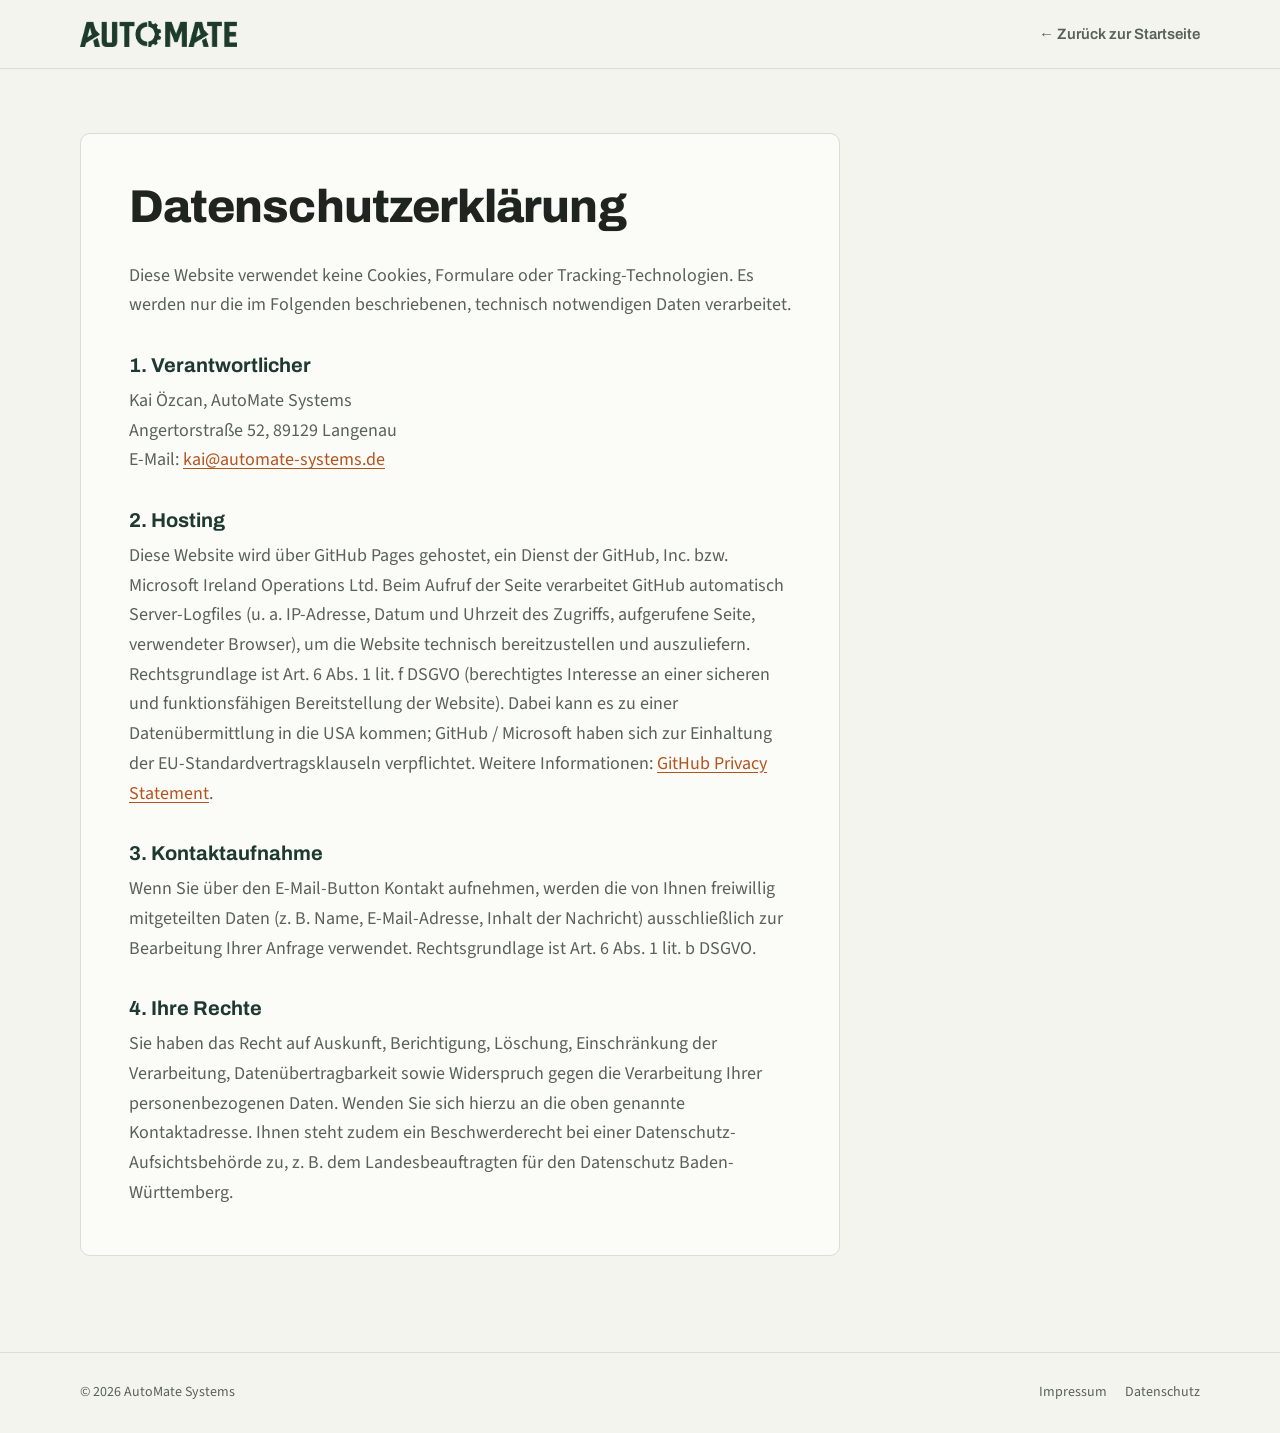
<file: datenschutz/index.html>
<!doctype html>
<html lang="de">
<head>
<meta charset="utf-8">
<meta name="viewport" content="width=device-width, initial-scale=1">
<title>Datenschutzerklärung · AutoMate Systems</title>
<meta name="robots" content="noindex">
<link rel="icon" href="../assets/favicon.svg" type="image/svg+xml">
<link rel="stylesheet" href="../assets/fonts/fonts.css">
<link rel="stylesheet" href="../legal.css">
</head>
<body>
<header>
  <div class="wrap nav">
    <a class="logo" href="../" aria-label="AutoMate Systems, zur Startseite"><img src="../assets/logo.png" alt="AutoMate Systems" width="157" height="26"></a>
    <a class="back" href="../">← Zurück zur Startseite</a>
  </div>
</header>

<main>
  <div class="wrap">
    <div class="legal">
      <h1>Datenschutz&shy;erklärung</h1>

      <p>Diese Website verwendet keine Cookies, Formulare oder Tracking-Technologien. Es werden nur die im Folgenden beschriebenen, technisch notwendigen Daten verarbeitet.</p>

      <h2>1. Verantwortlicher</h2>
      <p>
        Kai Özcan, AutoMate Systems<br>
        Angertorstraße 52, 89129 Langenau<br>
        E-Mail: <a href="mailto:kai@automate-systems.de">kai@automate-systems.de</a>
      </p>

      <h2>2. Hosting</h2>
      <p>Diese Website wird über GitHub Pages gehostet, ein Dienst der GitHub, Inc. bzw. Microsoft Ireland Operations Ltd. Beim Aufruf der Seite verarbeitet GitHub automatisch Server-Logfiles (u. a. IP-Adresse, Datum und Uhrzeit des Zugriffs, aufgerufene Seite, verwendeter Browser), um die Website technisch bereitzustellen und auszuliefern. Rechtsgrundlage ist Art. 6 Abs. 1 lit. f DSGVO (berechtigtes Interesse an einer sicheren und funktionsfähigen Bereitstellung der Website). Dabei kann es zu einer Datenübermittlung in die USA kommen; GitHub / Microsoft haben sich zur Einhaltung der EU-Standardvertragsklauseln verpflichtet. Weitere Informationen: <a href="https://docs.github.com/site-policy/privacy-policies/github-privacy-statement" target="_blank" rel="noopener noreferrer">GitHub Privacy Statement</a>.</p>

      <h2>3. Kontaktaufnahme</h2>
      <p>Wenn Sie über den E-Mail-Button Kontakt aufnehmen, werden die von Ihnen freiwillig mitgeteilten Daten (z. B. Name, E-Mail-Adresse, Inhalt der Nachricht) ausschließlich zur Bearbeitung Ihrer Anfrage verwendet. Rechtsgrundlage ist Art. 6 Abs. 1 lit. b DSGVO.</p>

      <h2>4. Ihre Rechte</h2>
      <p>Sie haben das Recht auf Auskunft, Berichtigung, Löschung, Einschränkung der Verarbeitung, Datenübertragbarkeit sowie Widerspruch gegen die Verarbeitung Ihrer personenbezogenen Daten. Wenden Sie sich hierzu an die oben genannte Kontaktadresse. Ihnen steht zudem ein Beschwerderecht bei einer Datenschutz-Aufsichtsbehörde zu, z. B. dem Landesbeauftragten für den Datenschutz Baden-Württemberg.</p>
    </div>
  </div>
</main>

<footer>
  <div class="wrap">
    <span>© 2026 AutoMate Systems</span>
    <span><a href="../impressum/">Impressum</a><a href="../datenschutz/">Datenschutz</a></span>
  </div>
</footer>
</body>
</html>
</file>
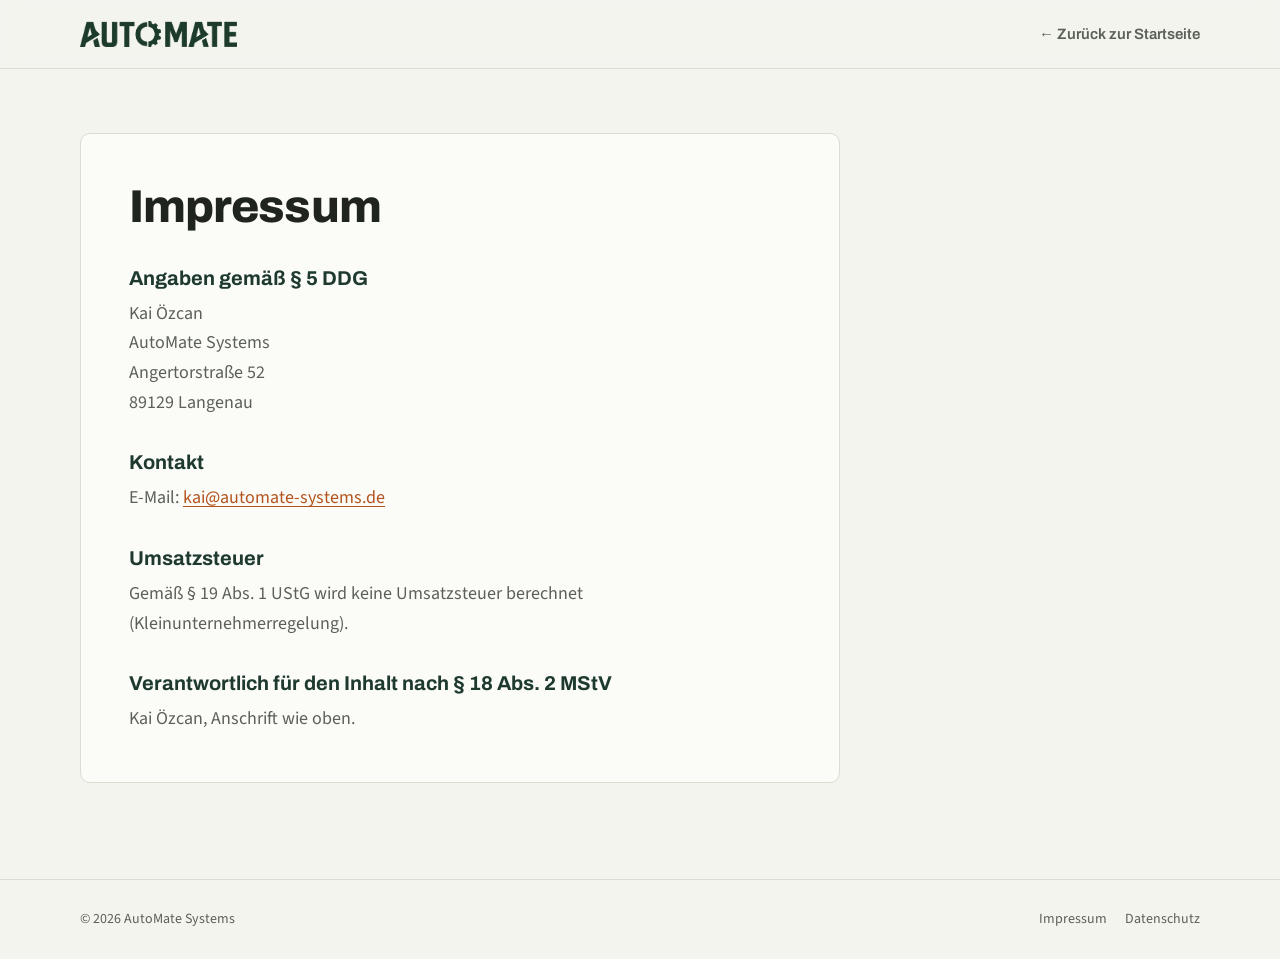
<file: impressum/index.html>
<!doctype html>
<html lang="de">
<head>
<meta charset="utf-8">
<meta name="viewport" content="width=device-width, initial-scale=1">
<title>Impressum · AutoMate Systems</title>
<meta name="robots" content="noindex">
<link rel="icon" href="../assets/favicon.svg" type="image/svg+xml">
<link rel="stylesheet" href="../assets/fonts/fonts.css">
<link rel="stylesheet" href="../legal.css">
</head>
<body>
<header>
  <div class="wrap nav">
    <a class="logo" href="../" aria-label="AutoMate Systems, zur Startseite"><img src="../assets/logo.png" alt="AutoMate Systems" width="157" height="26"></a>
    <a class="back" href="../">← Zurück zur Startseite</a>
  </div>
</header>

<main>
  <div class="wrap">
    <div class="legal">
      <h1>Impressum</h1>

      <h2>Angaben gemäß § 5 DDG</h2>
      <p>
        Kai Özcan<br>
        AutoMate Systems<br>
        Angertorstraße 52<br>
        89129 Langenau
      </p>

      <h2>Kontakt</h2>
      <p>E-Mail: <a href="mailto:kai@automate-systems.de">kai@automate-systems.de</a></p>

      <h2>Umsatzsteuer</h2>
      <p>Gemäß § 19 Abs. 1 UStG wird keine Umsatzsteuer berechnet (Kleinunternehmerregelung).</p>

      <h2>Verantwortlich für den Inhalt nach § 18 Abs. 2 MStV</h2>
      <p>Kai Özcan, Anschrift wie oben.</p>
    </div>
  </div>
</main>

<footer>
  <div class="wrap">
    <span>© 2026 AutoMate Systems</span>
    <span><a href="../impressum/">Impressum</a><a href="../datenschutz/">Datenschutz</a></span>
  </div>
</footer>
</body>
</html>
</file>
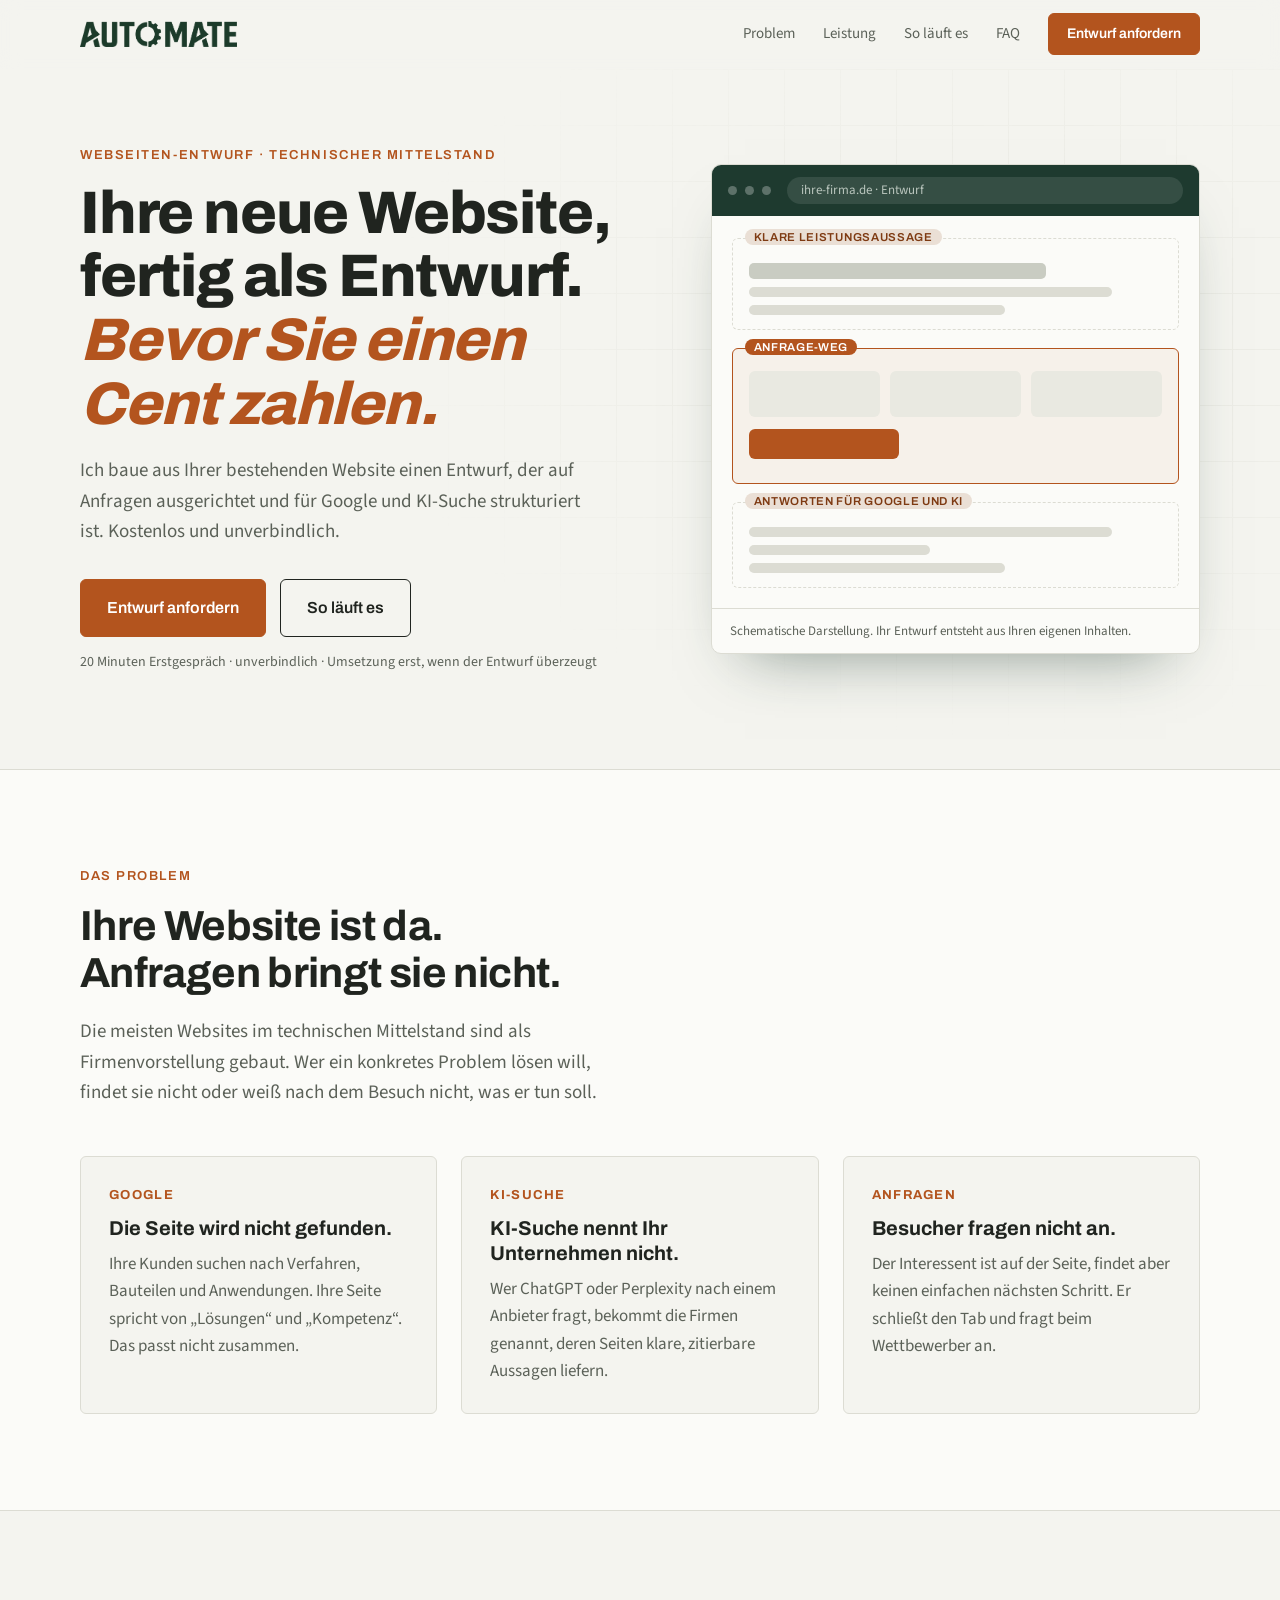
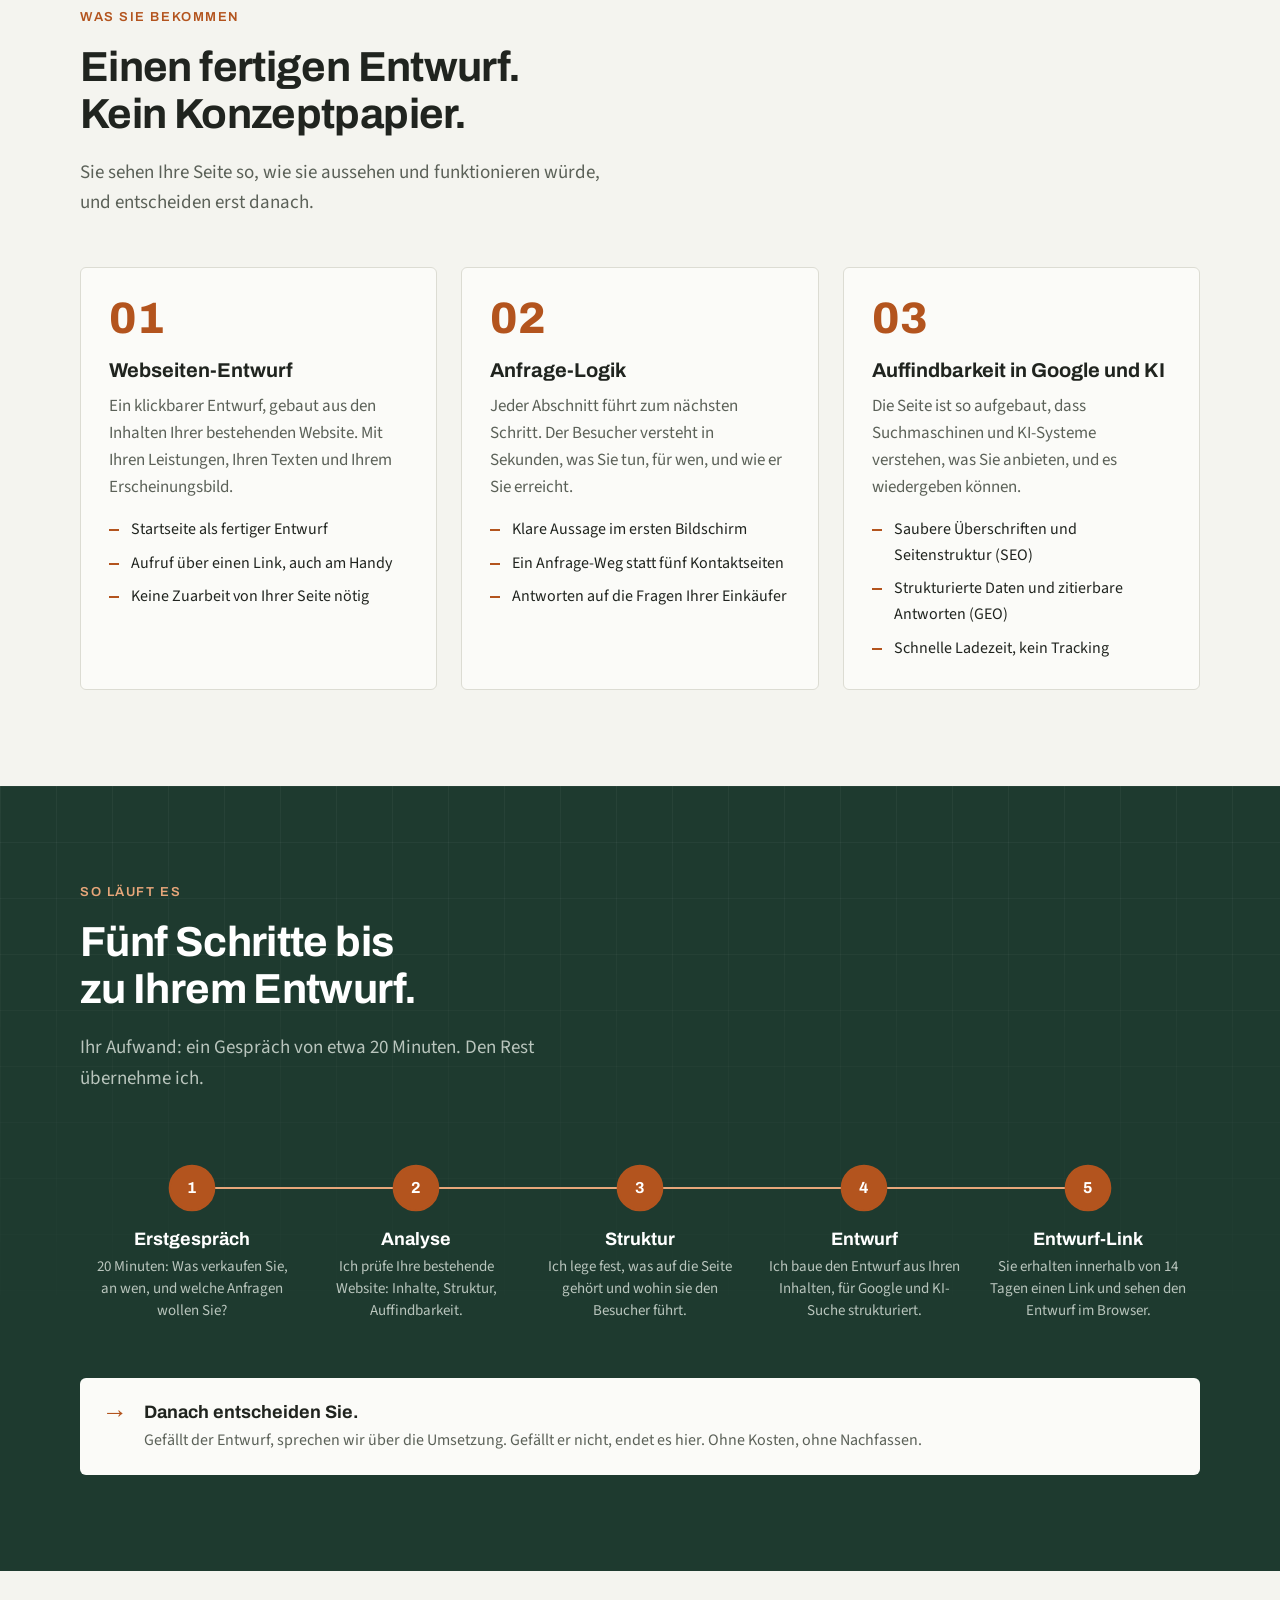
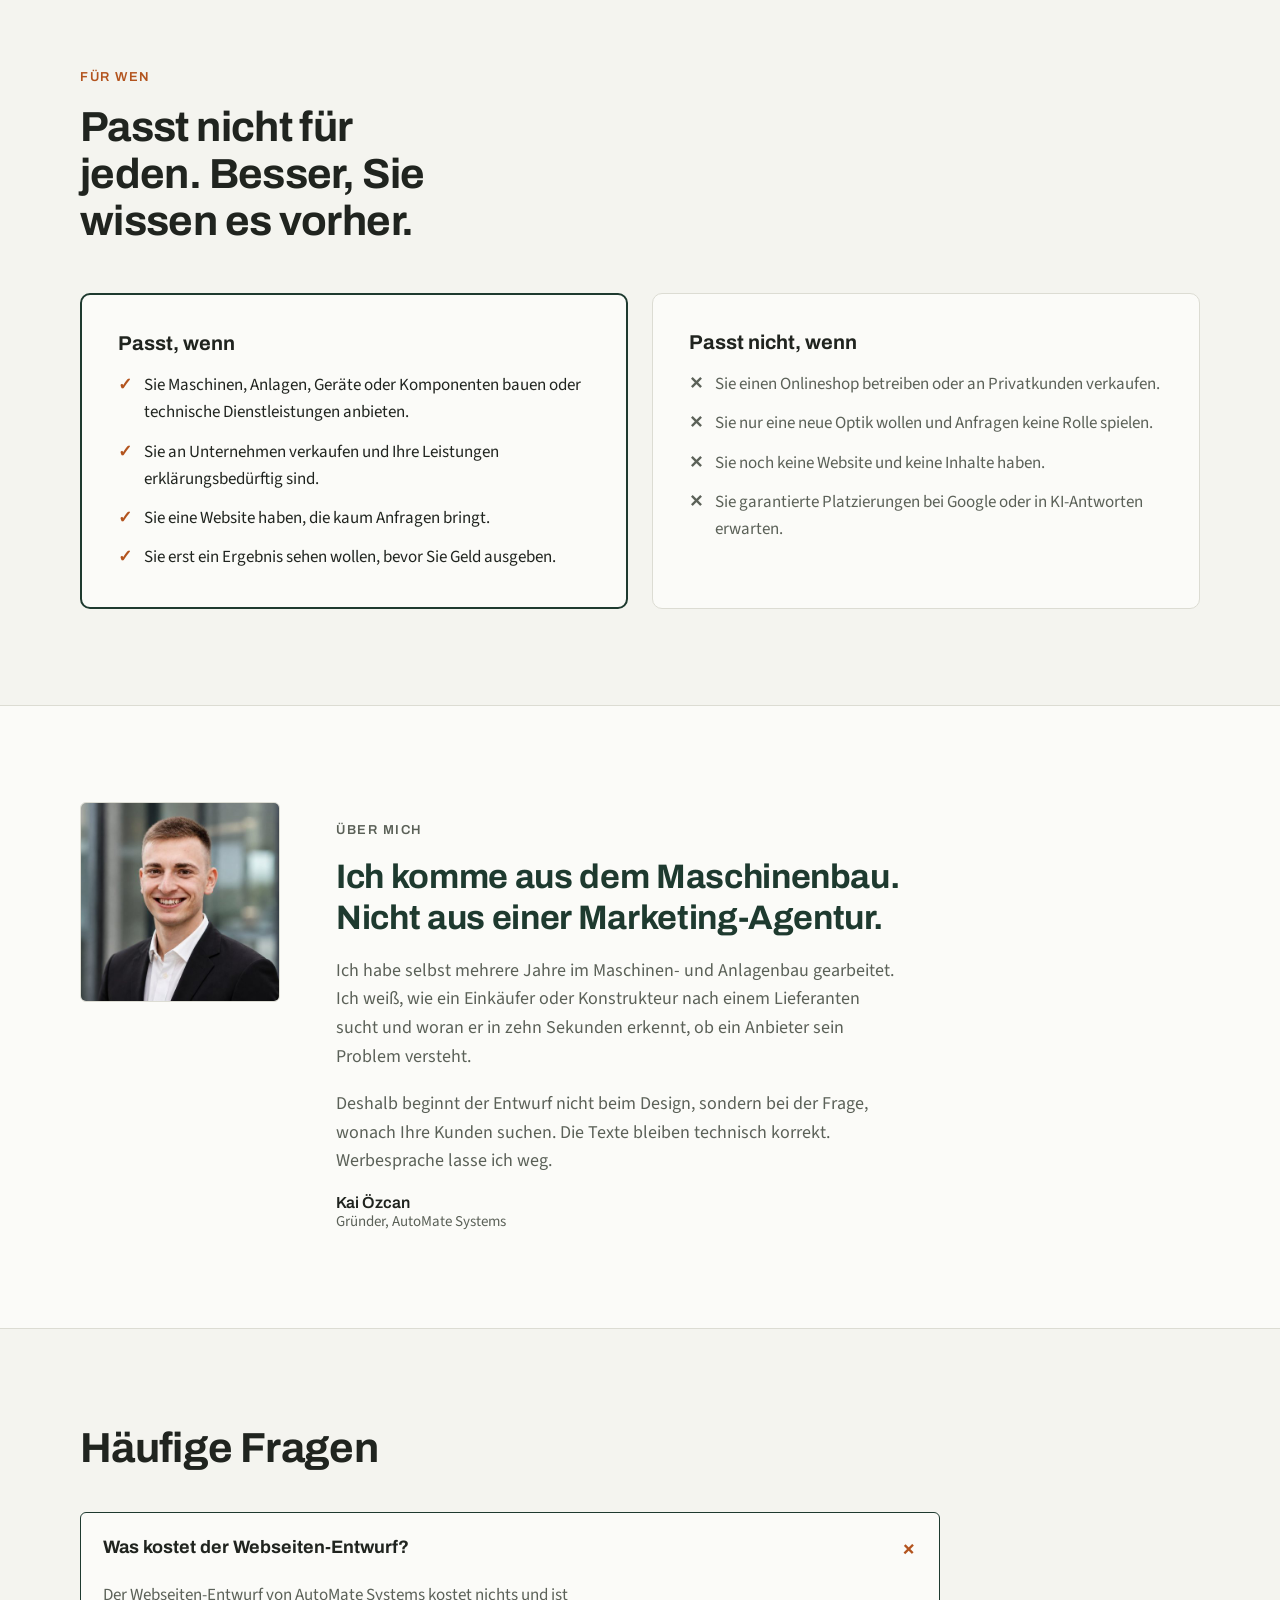
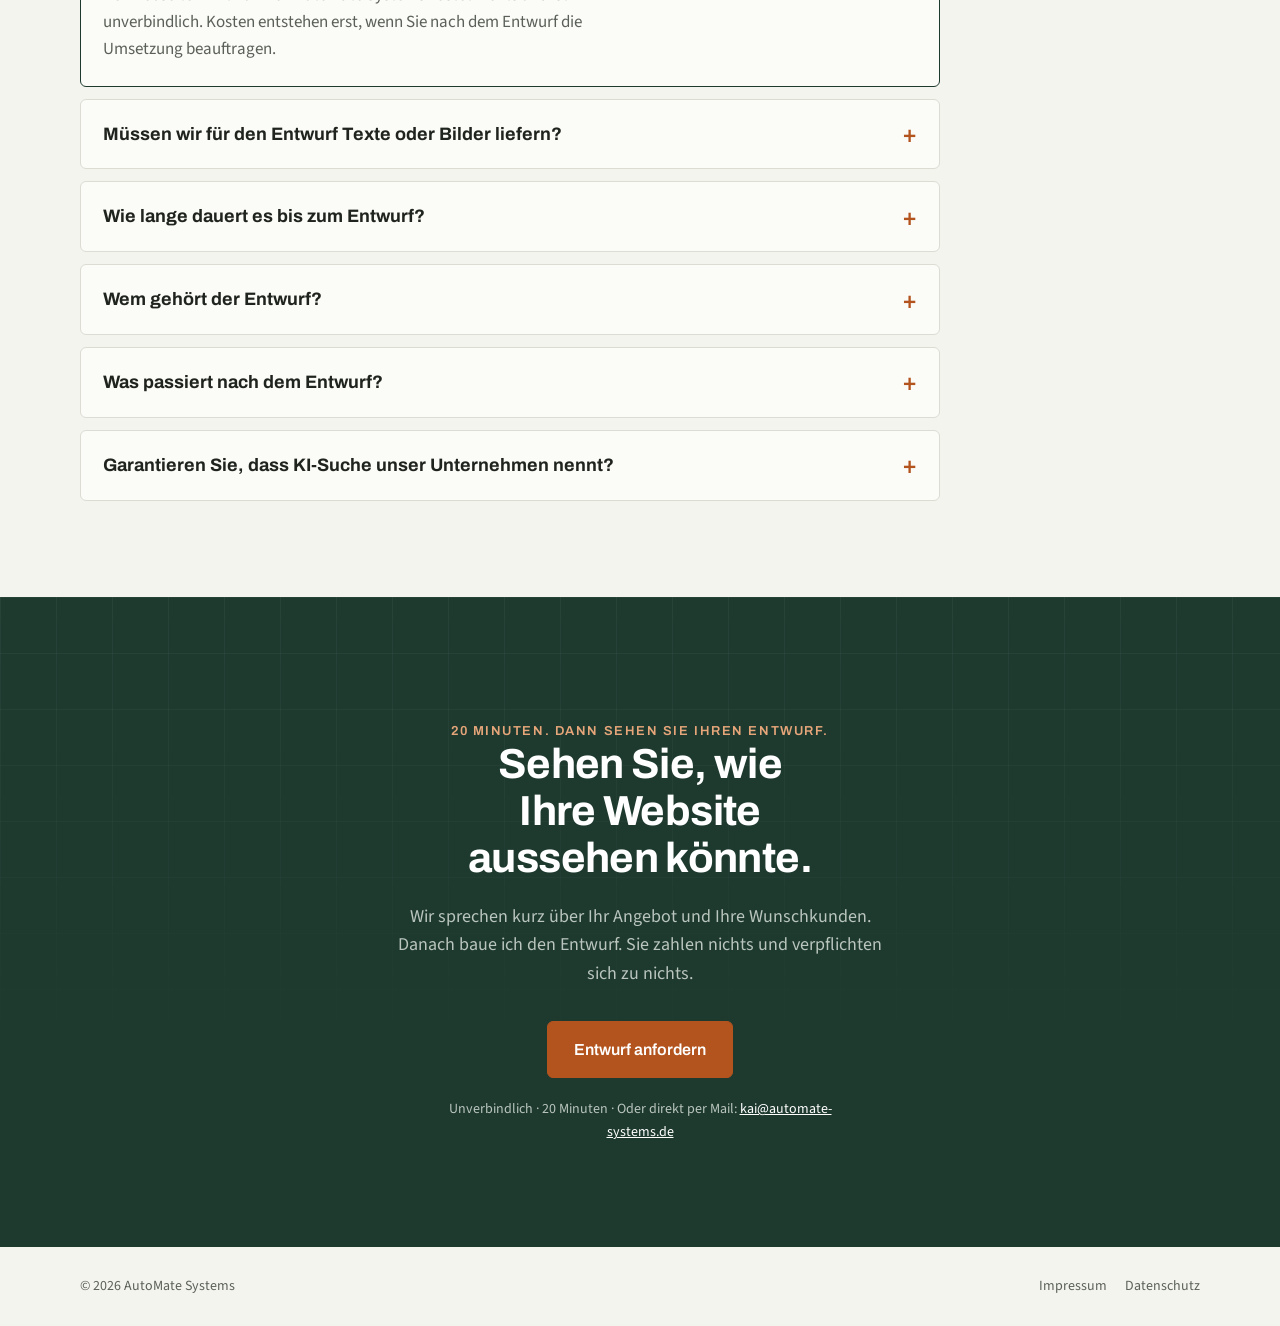
<file: webseiten/index.html>
<!doctype html>
<html lang="de">
<head>
<meta charset="utf-8">
<meta name="viewport" content="width=device-width, initial-scale=1">
<title>Webseiten-Entwurf für technische Mittelständler | AutoMate</title>
<meta name="description" content="Kostenloser Webseiten-Entwurf aus Ihrer bestehenden Website: auf Anfragen ausgerichtet, für Google und KI-Suche strukturiert. Unverbindlich.">
<link rel="canonical" href="https://automate-systems.de/webseiten/">
<meta property="og:type" content="website">
<meta property="og:locale" content="de_DE">
<meta property="og:site_name" content="AutoMate Systems">
<meta property="og:title" content="Webseiten-Entwurf für technische Mittelständler">
<meta property="og:description" content="Kostenloser Webseiten-Entwurf aus Ihrer bestehenden Website: auf Anfragen ausgerichtet, für Google und KI-Suche strukturiert. Unverbindlich.">
<meta property="og:url" content="https://automate-systems.de/webseiten/">
<meta property="og:image" content="https://automate-systems.de/assets/logo.png">
<link rel="icon" href="../assets/favicon.svg" type="image/svg+xml">
<link rel="preload" href="../assets/fonts/archivo-latin.woff2" as="font" type="font/woff2" crossorigin>
<link rel="stylesheet" href="../assets/fonts/fonts.css">
<script>document.documentElement.classList.add('js')</script>
<style>
:root{
  --bg:#F4F4EF; --paper:#FBFBF8; --ink:#20241F; --muted:#5B6158; --line:#DCDCD3;
  --green:#1E3A2F; --green-2:#2A4D3F; --accent:#B3541E; --accent-dark:#9A4616; --accent-soft:#E7A67A;
  --on-green:#F4F4EF; --on-green-muted:#B9C5BD; --tag-bg:#EADFD5; --tag-ink:#7E3A12; --tag-g-bg:#DCE7E0;
  --r:6px; --ease:cubic-bezier(.2,.7,.2,1);
}
*{box-sizing:border-box;margin:0;padding:0}
html{scroll-behavior:smooth;scroll-padding-top:84px}
body{background:var(--bg);color:var(--ink);font:400 18px/1.6 "Source Sans 3","Segoe UI",Arial,sans-serif;-webkit-font-smoothing:antialiased;overflow-x:hidden}
h1,h2,h3,.eyebrow,.btn,.num,.kicker,summary{font-family:Archivo,"Segoe UI",Arial,sans-serif}
a{color:inherit}
img{max-width:100%}
.wrap{max-width:1160px;margin:0 auto;padding:0 20px}
section{padding:64px 0}
.eyebrow{font-size:13px;font-weight:600;letter-spacing:.12em;text-transform:uppercase;color:var(--accent);margin-bottom:16px}
h1{font-size:clamp(34px,5.4vw,60px);line-height:1.06;font-weight:800;letter-spacing:-.02em;text-wrap:balance}
h1 em{font-style:italic;color:var(--accent)}
h2{font-size:clamp(27px,3.6vw,42px);line-height:1.12;font-weight:700;letter-spacing:-.015em;max-width:22ch;text-wrap:balance}
h3{font-size:20px;line-height:1.25;font-weight:700}
.lead{font-size:19px;color:var(--muted);max-width:58ch;margin-top:20px}
.note{font-size:14px;color:var(--muted);margin-top:14px}
.ph{background:#F3E3D6;color:var(--tag-ink);padding:0 4px;border-radius:3px;font-weight:600}

.btn{display:inline-flex;align-items:center;justify-content:center;gap:10px;background:var(--accent);color:#fff;text-decoration:none;font-weight:600;font-size:16px;padding:15px 26px;border-radius:var(--r);border:1.5px solid var(--accent);transition:background .2s,border-color .2s,transform .2s var(--ease),box-shadow .2s}
.btn:hover{background:var(--accent-dark);border-color:var(--accent-dark);transform:translateY(-2px);box-shadow:0 10px 24px -12px rgba(179,84,30,.7)}
.btn .arr{transition:transform .2s var(--ease)}
.btn:hover .arr{transform:translateX(4px)}
.btn.ghost{background:transparent;color:var(--ink);border-color:var(--ink)}
.btn.ghost:hover{background:var(--ink);color:var(--bg);box-shadow:none}
:focus-visible{outline:2px solid var(--accent);outline-offset:3px;border-radius:3px}

/* Header */
header{position:sticky;top:0;z-index:20;background:rgba(244,244,239,.92);backdrop-filter:blur(10px);-webkit-backdrop-filter:blur(10px);border-bottom:1px solid transparent;transition:border-color .25s,box-shadow .25s}
header.scrolled{border-bottom-color:var(--line);box-shadow:0 8px 24px -20px rgba(30,58,47,.5)}
.nav{display:flex;align-items:center;justify-content:space-between;height:68px}
.logo img{height:26px;width:auto;display:block}
.burger{width:42px;height:42px;border:1px solid var(--line);border-radius:var(--r);background:var(--paper);cursor:pointer;position:relative}
.burger span{position:absolute;left:11px;right:11px;height:2px;background:var(--ink);transition:transform .25s var(--ease),opacity .2s}
.burger span:nth-child(1){top:14px}.burger span:nth-child(2){top:20px}.burger span:nth-child(3){top:26px}
.burger[aria-expanded="true"] span:nth-child(1){transform:translateY(6px) rotate(45deg)}
.burger[aria-expanded="true"] span:nth-child(2){opacity:0}
.burger[aria-expanded="true"] span:nth-child(3){transform:translateY(-6px) rotate(-45deg)}
nav{position:absolute;top:68px;left:0;right:0;background:var(--paper);border-bottom:1px solid var(--line);flex-direction:column;align-items:stretch;padding:8px 20px 20px;display:none}
nav.open{display:flex}
nav a{padding:14px 0;border-bottom:1px solid var(--line);font-size:17px;color:var(--ink);text-decoration:none}
nav .btn{margin-top:16px;padding:14px 18px;color:#fff;border-bottom:1.5px solid var(--accent)}
@media(min-width:900px){
  .burger{display:none}
  nav{position:static;display:flex;flex-direction:row;align-items:center;background:none;border:0;padding:0}
  nav a{font-size:15px;color:var(--muted);margin-left:28px;padding:0;border:0;position:relative;transition:color .15s}
  nav a:not(.btn)::after{content:"";position:absolute;left:0;right:0;bottom:-6px;height:2px;background:var(--accent);transform:scaleX(0);transform-origin:left;transition:transform .25s var(--ease)}
  nav a:not(.btn):hover{color:var(--ink)}
  nav a:not(.btn):hover::after{transform:scaleX(1)}
  nav .btn{margin-top:0;padding:9px 18px;font-size:14px;border:1.5px solid var(--accent)}
}

/* Hero */
.hero{padding:44px 0 72px;position:relative;overflow:hidden}
.hero::before{content:"";position:absolute;inset:0;background-image:linear-gradient(var(--line) 1px,transparent 1px),linear-gradient(90deg,var(--line) 1px,transparent 1px);background-size:56px 56px;opacity:.55;-webkit-mask-image:radial-gradient(ellipse 70% 80% at 78% 40%,#000 0%,transparent 70%);mask-image:radial-gradient(ellipse 70% 80% at 78% 40%,#000 0%,transparent 70%);pointer-events:none}
.hero .wrap{position:relative}
.hero-grid{display:grid;gap:44px;align-items:center}
.hero .cta{display:flex;gap:14px;flex-wrap:wrap;margin-top:32px}

.mock{background:var(--paper);border:1px solid var(--line);border-radius:10px;box-shadow:0 30px 60px -34px rgba(30,58,47,.55);overflow:hidden}
.mock-bar{display:flex;align-items:center;gap:8px;padding:12px 16px;background:var(--green);color:var(--on-green-muted);font-size:13px}
.mock-bar i{width:9px;height:9px;border-radius:50%;background:rgba(255,255,255,.28);display:block}
.mock-bar span{margin-left:8px;background:rgba(255,255,255,.1);border-radius:99px;padding:3px 14px;flex:1;white-space:nowrap;overflow:hidden;text-overflow:ellipsis}
.mock-body{padding:22px 20px 20px;display:grid;gap:18px}
.blk{position:relative;border:1px dashed var(--line);border-radius:var(--r);padding:16px 16px 14px;transition:border-color .4s,background .4s}
.blk.active{border-color:var(--accent);border-style:solid;background:#F6F1EA}
.blk .lab{position:absolute;top:-10px;left:12px;background:var(--tag-bg);color:var(--tag-ink);font:600 11.5px Archivo,sans-serif;letter-spacing:.06em;text-transform:uppercase;padding:2px 9px;border-radius:99px;transition:background .4s,color .4s}
.blk.active .lab{background:var(--accent);color:#fff}
.sk{height:10px;border-radius:5px;background:var(--line);margin-top:8px}
.sk.h{height:16px;background:#C9CCC2;width:72%}
.sk.w8{width:88%}.sk.w6{width:62%}.sk.w4{width:44%}
.sk-btn{display:inline-block;margin-top:12px;height:30px;width:150px;border-radius:var(--r);background:var(--accent)}
.sk-cols{display:grid;grid-template-columns:repeat(3,1fr);gap:10px;margin-top:6px}
.sk-cols div{height:46px;border-radius:var(--r);background:#E9E9E1}
.mock-foot{padding:12px 18px;border-top:1px solid var(--line);font-size:13px;color:var(--muted)}
@media(min-width:940px){.hero{padding:76px 0 96px}.hero-grid{grid-template-columns:1.08fr .92fr;gap:56px}}

/* Cards */
.band{background:var(--paper);border-top:1px solid var(--line);border-bottom:1px solid var(--line)}
.cols3{display:grid;gap:20px;margin-top:40px}
.card{background:var(--bg);border:1px solid var(--line);border-radius:var(--r);padding:28px;transition:transform .3s var(--ease),box-shadow .3s,border-color .3s}
.card:hover{transform:translateY(-4px);border-color:#C9C9BD;box-shadow:0 20px 36px -28px rgba(30,58,47,.6)}
.card p:not(.kicker):not(.num){color:var(--muted);margin-top:10px;font-size:17px}
.kicker{font-weight:700;font-size:13px;color:var(--accent);letter-spacing:.1em;text-transform:uppercase;margin-bottom:10px}
.num{font-size:44px;font-weight:800;color:var(--accent);line-height:1;margin-bottom:18px}
.get .card{background:var(--paper)}
.dash{list-style:none;display:grid;gap:8px;margin-top:16px}
.dash li{padding-left:22px;position:relative;font-size:16px}
.dash li::before{content:"";position:absolute;left:0;top:.74em;width:10px;height:2px;background:var(--accent)}
@media(min-width:860px){.cols3{grid-template-columns:repeat(3,1fr);gap:24px;margin-top:48px}}

/* Dark: Ablauf */
.dark{background:var(--green);color:var(--on-green);position:relative;overflow:hidden}
.dark::before{content:"";position:absolute;inset:0;background-image:linear-gradient(rgba(255,255,255,.045) 1px,transparent 1px),linear-gradient(90deg,rgba(255,255,255,.045) 1px,transparent 1px);background-size:56px 56px;-webkit-mask-image:linear-gradient(180deg,#000,transparent 75%);mask-image:linear-gradient(180deg,#000,transparent 75%);pointer-events:none}
.dark .wrap{position:relative}
.dark h2{color:#fff}
.dark .eyebrow{color:var(--accent-soft)}
.dark .lead{color:var(--on-green-muted)}
.rail{list-style:none;display:grid;gap:26px;margin-top:48px;position:relative}
.rail::before,.rail::after{content:"";position:absolute;top:22px;bottom:22px;left:21px;width:2px;background:rgba(255,255,255,.14)}
.rail::after{background:var(--accent-soft);transform:scaleY(0);transform-origin:top;transition:transform 2.2s var(--ease) .2s}
.rail.in::after{transform:scaleY(1)}
.rail li{position:relative;z-index:1;display:grid;grid-template-columns:44px 1fr;gap:4px 18px}
.rail .dot{width:44px;height:44px;border-radius:50%;grid-row:1/3;display:grid;place-items:center;font:700 15px Archivo,sans-serif;background:var(--green);border:2px solid rgba(255,255,255,.25);color:var(--on-green-muted);transition:background .4s,border-color .4s,color .4s,transform .4s var(--ease)}
.rail.in .dot{background:var(--accent);border-color:var(--accent);color:#fff;transform:scale(1.06)}
.rail.in li:nth-child(1) .dot{transition-delay:.2s}.rail.in li:nth-child(2) .dot{transition-delay:.7s}.rail.in li:nth-child(3) .dot{transition-delay:1.2s}.rail.in li:nth-child(4) .dot{transition-delay:1.7s}.rail.in li:nth-child(5) .dot{transition-delay:2.2s}
.rail h3{color:#fff;font-size:18px;align-self:end}
.rail p{font-size:15px;color:var(--on-green-muted);line-height:1.45}
.after{margin-top:40px;background:var(--paper);color:var(--ink);border-radius:var(--r);padding:20px 22px;display:flex;gap:16px;align-items:flex-start}
.after b{font-family:Archivo,sans-serif;font-size:18px;display:block}
.after span{color:var(--muted);font-size:16px}
.after .eq{font:800 26px Archivo,sans-serif;color:var(--accent);line-height:1.1}
@media(min-width:900px){
  .rail{grid-template-columns:repeat(5,1fr);gap:0;margin-top:72px}
  .rail::before,.rail::after{top:21px;bottom:auto;left:10%;right:10%;width:auto;height:2px}
  .rail::after{transform:scaleX(0);transform-origin:left}
  .rail.in::after{transform:scaleX(1)}
  .rail li{display:block;text-align:center;padding:0 10px}
  .rail .dot{margin:0 auto 18px}
  .rail p{margin-top:6px}
  .after{margin-top:56px}
}

/* Fit */
.fit{display:grid;gap:20px;margin-top:40px}
.fitcol{background:var(--paper);border:1px solid var(--line);border-radius:10px;padding:28px}
.fitcol.yes{border:2px solid var(--green)}
.fitcol h3{margin-bottom:16px}
.fitcol ul{list-style:none;display:grid;gap:12px}
.fitcol li{display:flex;gap:12px;font-size:17px}
.fitcol.yes li::before{content:"✓";color:var(--accent);font-weight:700}
.fitcol.no li{color:var(--muted)}
.fitcol.no li::before{content:"✕";color:var(--muted);font-weight:700}
@media(min-width:860px){.fit{grid-template-columns:1fr 1fr;gap:24px;margin-top:48px}.fitcol{padding:36px}}

/* About */
.about{display:grid;gap:24px;align-items:start}
.portrait{width:132px;height:132px;object-fit:cover;border-radius:6px;border:1px solid var(--line);display:block}
.quote{font:700 clamp(24px,3vw,34px)/1.2 Archivo,sans-serif;letter-spacing:-.01em;color:var(--green);text-wrap:balance;max-width:none}
.about p{margin-top:18px;color:var(--muted);max-width:62ch}
.sig{margin-top:24px;font:600 16px Archivo,sans-serif;color:var(--ink)!important}
.sig span{display:block;font:400 15px "Source Sans 3",sans-serif;color:var(--muted)}
@media(min-width:860px){.about{grid-template-columns:200px 1fr;gap:56px}.portrait{width:200px;height:200px}}

/* FAQ */
.faq{margin-top:40px;display:grid;gap:12px;max-width:860px}
details{background:var(--paper);border:1px solid var(--line);border-radius:var(--r);transition:border-color .3s}
details[open]{border-color:var(--green)}
summary{list-style:none;cursor:pointer;padding:20px 54px 20px 22px;position:relative}
summary::-webkit-details-marker{display:none}
summary h3{font-size:18px;display:inline}
summary::after{content:"+";position:absolute;right:22px;top:50%;transform:translateY(-50%);font:600 24px Archivo,sans-serif;color:var(--accent);transition:transform .25s var(--ease)}
details[open] summary::after{transform:translateY(-50%) rotate(45deg)}
details p{padding:0 22px 22px;color:var(--muted);font-size:17px;max-width:70ch}

/* CTA */
.cta-band{text-align:center;padding:80px 0}
.cta-band h2{margin:0 auto;max-width:20ch}
.cta-band p{color:var(--on-green-muted);max-width:56ch;margin:20px auto 0}
.cta-band .btn{margin-top:32px}
.cta-band a.mail{color:#fff}
@media(min-width:860px){section{padding:96px 0}.cta-band{padding:104px 0}}

footer{padding:28px 0;font-size:14px;color:var(--muted)}
footer .wrap{display:flex;justify-content:space-between;flex-wrap:wrap;gap:12px}
footer a{margin-left:18px;text-decoration:none}
footer a:first-child{margin-left:0}
footer a:hover{text-decoration:underline}

/* Reveal */
.js .rv{opacity:0;transform:translateY(22px);transition:opacity .7s var(--ease),transform .7s var(--ease);transition-delay:var(--d,0s)}
.js .rv.in{opacity:1;transform:none}
@media(prefers-reduced-motion:reduce){
  html{scroll-behavior:auto}
  .js .rv{opacity:1;transform:none;transition:none}
  .rail::after,.rail .dot,.btn,.card,.blk,.blk .lab{transition:none!important}
}
</style>

<script type="application/ld+json">
{
  "@context": "https://schema.org",
  "@graph": [
    {
      "@type": "Organization",
      "@id": "https://automate-systems.de/#organization",
      "name": "AutoMate Systems",
      "url": "https://automate-systems.de/",
      "logo": "https://automate-systems.de/assets/logo.png",
      "email": "kai@automate-systems.de",
      "founder": { "@id": "https://automate-systems.de/#kai-oezcan" },
      "address": {
        "@type": "PostalAddress",
        "streetAddress": "Angertorstraße 52",
        "postalCode": "89129",
        "addressLocality": "Langenau",
        "addressCountry": "DE"
      }
    },
    {
      "@type": "Person",
      "@id": "https://automate-systems.de/#kai-oezcan",
      "name": "Kai Özcan",
      "jobTitle": "Gründer",
      "image": "https://automate-systems.de/assets/kai-oezcan.jpg",
      "worksFor": { "@id": "https://automate-systems.de/#organization" },
      "knowsAbout": ["Maschinenbau", "Anlagenbau", "Suchmaschinenoptimierung", "Generative Engine Optimization", "B2B-Vertrieb"]
    },
    {
      "@type": "Service",
      "@id": "https://automate-systems.de/webseiten/#service",
      "name": "Webseiten-Entwurf für technische Mittelständler",
      "serviceType": "Webseiten-Entwurf mit SEO- und GEO-Struktur",
      "description": "AutoMate Systems erstellt technischen Mittelständlern einen fertigen Webseiten-Entwurf aus ihrer bestehenden Website: auf Anfragen ausgerichtet und für Google (SEO) und KI-Suche (GEO) strukturiert. Der Entwurf ist kostenlos und unverbindlich.",
      "url": "https://automate-systems.de/webseiten/",
      "provider": { "@id": "https://automate-systems.de/#organization" },
      "areaServed": { "@type": "Country", "name": "Deutschland" },
      "audience": {
        "@type": "BusinessAudience",
        "audienceType": "Technischer Mittelstand: Maschinenbau, Anlagenbau, Gerätebau, Komponentenhersteller, technische Dienstleister"
      },
      "offers": {
        "@type": "Offer",
        "name": "Kostenloser, unverbindlicher Webseiten-Entwurf",
        "price": "0",
        "priceCurrency": "EUR"
      }
    },
    {
      "@type": "FAQPage",
      "@id": "https://automate-systems.de/webseiten/#faq",
      "mainEntity": [
        {
          "@type": "Question",
          "name": "Was kostet der Webseiten-Entwurf?",
          "acceptedAnswer": { "@type": "Answer", "text": "Der Webseiten-Entwurf von AutoMate Systems kostet nichts und ist unverbindlich. Kosten entstehen erst, wenn Sie nach dem Entwurf die Umsetzung beauftragen." }
        },
        {
          "@type": "Question",
          "name": "Müssen wir für den Entwurf Texte oder Bilder liefern?",
          "acceptedAnswer": { "@type": "Answer", "text": "Nein, für den Entwurf müssen Sie nichts liefern. Er entsteht aus den Inhalten Ihrer bestehenden Website und aus dem Erstgespräch." }
        },
        {
          "@type": "Question",
          "name": "Wie lange dauert es bis zum Entwurf?",
          "acceptedAnswer": { "@type": "Answer", "text": "Der Entwurf liegt innerhalb von 14 Tagen nach dem Erstgespräch vor. Ihr eigener Zeitaufwand beschränkt sich auf das Erstgespräch von etwa 20 Minuten." }
        },
        {
          "@type": "Question",
          "name": "Wem gehört der Entwurf?",
          "acceptedAnswer": { "@type": "Answer", "text": "Der Entwurf gehört Ihrem Unternehmen." }
        },
        {
          "@type": "Question",
          "name": "Was passiert nach dem Entwurf?",
          "acceptedAnswer": { "@type": "Answer", "text": "Nach dem Entwurf entscheiden Sie, ob Sie die Umsetzung beauftragen. Gefällt er Ihnen nicht, endet die Zusammenarbeit ohne Kosten und ohne Verpflichtung. Die Umsetzung erfolgt zum Fixpreis." }
        },
        {
          "@type": "Question",
          "name": "Garantieren Sie, dass KI-Suche unser Unternehmen nennt?",
          "acceptedAnswer": { "@type": "Answer", "text": "Nein, eine Nennung in ChatGPT, Perplexity oder den KI-Antworten von Google kann niemand garantieren. AutoMate Systems schafft die Voraussetzungen dafür: eine klare Seitenstruktur, eindeutige Aussagen zu Ihren Leistungen, strukturierte Daten und Antworten, die sich zitieren lassen." }
        }
      ]
    }
  ]
}
</script>
</head>
<body id="top">

<header id="hdr">
  <div class="wrap nav">
    <a class="logo" href="#top" aria-label="AutoMate Systems, zum Seitenanfang"><img src="../assets/logo.png" alt="AutoMate Systems" width="157" height="26"></a>
    <button class="burger" id="burger" aria-label="Menü" aria-expanded="false" aria-controls="menu"><span></span><span></span><span></span></button>
    <nav id="menu" aria-label="Hauptnavigation">
      <a href="#problem">Problem</a>
      <a href="#leistung">Leistung</a>
      <a href="#ablauf">So läuft es</a>
      <a href="#faq">FAQ</a>
      <a class="btn" href="https://calendly.com/kai-automate-systems/potentialanalyse" target="_blank" rel="noopener">Entwurf anfordern</a>
    </nav>
  </div>
</header>

<main>

<section class="hero" aria-labelledby="h-hero">
  <div class="wrap hero-grid">
    <div>
      <p class="eyebrow rv">Webseiten-Entwurf · Technischer Mittelstand</p>
      <h1 id="h-hero" class="rv" style="--d:.08s">Ihre neue Website, fertig als Entwurf. <em>Bevor Sie einen Cent zahlen.</em></h1>
      <p class="lead rv" style="--d:.16s">Ich baue aus Ihrer bestehenden Website einen Entwurf, der auf Anfragen ausgerichtet und für Google und KI-Suche strukturiert ist. Kostenlos und unverbindlich.</p>
      <div class="cta rv" style="--d:.24s">
        <a class="btn" href="https://calendly.com/kai-automate-systems/potentialanalyse" target="_blank" rel="noopener">Entwurf anfordern</a>
        <a class="btn ghost" href="#ablauf">So läuft es</a>
      </div>
      <p class="note rv" style="--d:.3s">20 Minuten Erstgespräch · unverbindlich · Umsetzung erst, wenn der Entwurf überzeugt</p>
    </div>

    <div class="mock rv" style="--d:.2s" id="mock" role="img" aria-label="Schematische Darstellung eines Webseiten-Entwurfs mit drei markierten Bereichen: klare Leistungsaussage, Anfrage-Weg und Antworten für Google und KI-Suche">
      <div class="mock-bar" aria-hidden="true"><i></i><i></i><i></i><span>ihre-firma.de · Entwurf</span></div>
      <div class="mock-body" aria-hidden="true">
        <div class="blk">
          <span class="lab">Klare Leistungsaussage</span>
          <div class="sk h"></div><div class="sk w8"></div><div class="sk w6"></div>
        </div>
        <div class="blk">
          <span class="lab">Anfrage-Weg</span>
          <div class="sk-cols"><div></div><div></div><div></div></div>
          <span class="sk-btn"></span>
        </div>
        <div class="blk">
          <span class="lab">Antworten für Google und KI</span>
          <div class="sk w8"></div><div class="sk w4"></div><div class="sk w6"></div>
        </div>
      </div>
      <div class="mock-foot">Schematische Darstellung. Ihr Entwurf entsteht aus Ihren eigenen Inhalten.</div>
    </div>
  </div>
</section>

<section class="band" id="problem" aria-labelledby="h-problem">
  <div class="wrap">
    <p class="eyebrow rv">Das Problem</p>
    <h2 id="h-problem" class="rv">Ihre Website ist da. Anfragen bringt sie nicht.</h2>
    <p class="lead rv">Die meisten Websites im technischen Mittelstand sind als Firmenvorstellung gebaut. Wer ein konkretes Problem lösen will, findet sie nicht oder weiß nach dem Besuch nicht, was er tun soll.</p>
    <div class="cols3">
      <article class="card rv">
        <p class="kicker">Google</p>
        <h3>Die Seite wird nicht gefunden.</h3>
        <p>Ihre Kunden suchen nach Verfahren, Bauteilen und Anwendungen. Ihre Seite spricht von „Lösungen“ und „Kompetenz“. Das passt nicht zusammen.</p>
      </article>
      <article class="card rv" style="--d:.1s">
        <p class="kicker">KI-Suche</p>
        <h3>KI-Suche nennt Ihr Unternehmen nicht.</h3>
        <p>Wer ChatGPT oder Perplexity nach einem Anbieter fragt, bekommt die Firmen genannt, deren Seiten klare, zitierbare Aussagen liefern.</p>
      </article>
      <article class="card rv" style="--d:.2s">
        <p class="kicker">Anfragen</p>
        <h3>Besucher fragen nicht an.</h3>
        <p>Der Interessent ist auf der Seite, findet aber keinen einfachen nächsten Schritt. Er schließt den Tab und fragt beim Wettbewerber an.</p>
      </article>
    </div>
  </div>
</section>

<section class="get" id="leistung" aria-labelledby="h-leistung">
  <div class="wrap">
    <p class="eyebrow rv">Was Sie bekommen</p>
    <h2 id="h-leistung" class="rv">Einen fertigen Entwurf. Kein Konzeptpapier.</h2>
    <p class="lead rv">Sie sehen Ihre Seite so, wie sie aussehen und funktionieren würde, und entscheiden erst danach.</p>
    <div class="cols3">
      <article class="card rv">
        <p class="num">01</p>
        <h3>Webseiten-Entwurf</h3>
        <p>Ein klickbarer Entwurf, gebaut aus den Inhalten Ihrer bestehenden Website. Mit Ihren Leistungen, Ihren Texten und Ihrem Erscheinungsbild.</p>
        <ul class="dash">
          <li>Startseite als fertiger Entwurf</li>
          <li>Aufruf über einen Link, auch am Handy</li>
          <li>Keine Zuarbeit von Ihrer Seite nötig</li>
        </ul>
      </article>
      <article class="card rv" style="--d:.1s">
        <p class="num">02</p>
        <h3>Anfrage-Logik</h3>
        <p>Jeder Abschnitt führt zum nächsten Schritt. Der Besucher versteht in Sekunden, was Sie tun, für wen, und wie er Sie erreicht.</p>
        <ul class="dash">
          <li>Klare Aussage im ersten Bildschirm</li>
          <li>Ein Anfrage-Weg statt fünf Kontaktseiten</li>
          <li>Antworten auf die Fragen Ihrer Einkäufer</li>
        </ul>
      </article>
      <article class="card rv" style="--d:.2s">
        <p class="num">03</p>
        <h3>Auffindbarkeit in Google und KI</h3>
        <p>Die Seite ist so aufgebaut, dass Suchmaschinen und KI-Systeme verstehen, was Sie anbieten, und es wiedergeben können.</p>
        <ul class="dash">
          <li>Saubere Überschriften und Seitenstruktur (SEO)</li>
          <li>Strukturierte Daten und zitierbare Antworten (GEO)</li>
          <li>Schnelle Ladezeit, kein Tracking</li>
        </ul>
      </article>
    </div>
  </div>
</section>

<section class="dark" id="ablauf" aria-labelledby="h-ablauf">
  <div class="wrap">
    <p class="eyebrow rv">So läuft es</p>
    <h2 id="h-ablauf" class="rv">Fünf Schritte bis zu Ihrem Entwurf.</h2>
    <p class="lead rv">Ihr Aufwand: ein Gespräch von etwa 20 Minuten. Den Rest übernehme ich.</p>
    <ol class="rail" id="rail">
      <li><div class="dot">1</div><h3>Erstgespräch</h3><p>20 Minuten: Was verkaufen Sie, an wen, und welche Anfragen wollen Sie?</p></li>
      <li><div class="dot">2</div><h3>Analyse</h3><p>Ich prüfe Ihre bestehende Website: Inhalte, Struktur, Auffindbarkeit.</p></li>
      <li><div class="dot">3</div><h3>Struktur</h3><p>Ich lege fest, was auf die Seite gehört und wohin sie den Besucher führt.</p></li>
      <li><div class="dot">4</div><h3>Entwurf</h3><p>Ich baue den Entwurf aus Ihren Inhalten, für Google und KI-Suche strukturiert.</p></li>
      <li><div class="dot">5</div><h3>Entwurf-Link</h3><p>Sie erhalten innerhalb von 14 Tagen einen Link und sehen den Entwurf im Browser.</p></li>
    </ol>
    <div class="after rv">
      <span class="eq" aria-hidden="true">→</span>
      <div><b>Danach entscheiden Sie.</b><span>Gefällt der Entwurf, sprechen wir über die Umsetzung. Gefällt er nicht, endet es hier. Ohne Kosten, ohne Nachfassen.</span></div>
    </div>
  </div>
</section>

<section id="fuer-wen" aria-labelledby="h-fit">
  <div class="wrap">
    <p class="eyebrow rv">Für wen</p>
    <h2 id="h-fit" class="rv">Passt nicht für jeden. Besser, Sie wissen es vorher.</h2>
    <div class="fit">
      <div class="fitcol yes rv">
        <h3>Passt, wenn</h3>
        <ul>
          <li>Sie Maschinen, Anlagen, Geräte oder Komponenten bauen oder technische Dienstleistungen anbieten.</li>
          <li>Sie an Unternehmen verkaufen und Ihre Leistungen erklärungsbedürftig sind.</li>
          <li>Sie eine Website haben, die kaum Anfragen bringt.</li>
          <li>Sie erst ein Ergebnis sehen wollen, bevor Sie Geld ausgeben.</li>
        </ul>
      </div>
      <div class="fitcol no rv" style="--d:.1s">
        <h3>Passt nicht, wenn</h3>
        <ul>
          <li>Sie einen Onlineshop betreiben oder an Privatkunden verkaufen.</li>
          <li>Sie nur eine neue Optik wollen und Anfragen keine Rolle spielen.</li>
          <li>Sie noch keine Website und keine Inhalte haben.</li>
          <li>Sie garantierte Platzierungen bei Google oder in KI-Antworten erwarten.</li>
        </ul>
      </div>
    </div>
  </div>
</section>

<section class="band" id="ueber-mich" aria-labelledby="h-about">
  <div class="wrap about">
    <img class="portrait rv" src="../assets/kai-oezcan.jpg" alt="Kai Özcan, Gründer von AutoMate Systems" width="200" height="200" loading="lazy" decoding="async">
    <div>
      <p class="eyebrow rv">Über mich</p>
      <h2 id="h-about" class="quote rv">Ich komme aus dem Maschinenbau. Nicht aus einer Marketing-Agentur.</h2>
      <p class="rv">Ich habe selbst mehrere Jahre im Maschinen- und Anlagenbau gearbeitet. Ich weiß, wie ein Einkäufer oder Konstrukteur nach einem Lieferanten sucht und woran er in zehn Sekunden erkennt, ob ein Anbieter sein Problem versteht.</p>
      <p class="rv">Deshalb beginnt der Entwurf nicht beim Design, sondern bei der Frage, wonach Ihre Kunden suchen. Die Texte bleiben technisch korrekt. Werbesprache lasse ich weg.</p>
      <p class="sig rv">Kai Özcan<span>Gründer, AutoMate Systems</span></p>
    </div>
  </div>
</section>

<section id="faq" aria-labelledby="h-faq">
  <div class="wrap">
    <h2 id="h-faq" class="rv">Häufige Fragen</h2>
    <div class="faq">
      <details class="rv" open>
        <summary><h3>Was kostet der Webseiten-Entwurf?</h3></summary>
        <p>Der Webseiten-Entwurf von AutoMate Systems kostet nichts und ist unverbindlich. Kosten entstehen erst, wenn Sie nach dem Entwurf die Umsetzung beauftragen.</p>
      </details>
      <details class="rv">
        <summary><h3>Müssen wir für den Entwurf Texte oder Bilder liefern?</h3></summary>
        <p>Nein, für den Entwurf müssen Sie nichts liefern. Er entsteht aus den Inhalten Ihrer bestehenden Website und aus dem Erstgespräch.</p>
      </details>
      <details class="rv">
        <summary><h3>Wie lange dauert es bis zum Entwurf?</h3></summary>
        <p>Der Entwurf liegt innerhalb von 14 Tagen nach dem Erstgespräch vor. Ihr eigener Zeitaufwand beschränkt sich auf das Erstgespräch von etwa 20 Minuten.</p>
      </details>
      <details class="rv">
        <summary><h3>Wem gehört der Entwurf?</h3></summary>
        <p>Der Entwurf gehört Ihrem Unternehmen.</p>
      </details>
      <details class="rv">
        <summary><h3>Was passiert nach dem Entwurf?</h3></summary>
        <p>Nach dem Entwurf entscheiden Sie, ob Sie die Umsetzung beauftragen. Gefällt er Ihnen nicht, endet die Zusammenarbeit ohne Kosten und ohne Verpflichtung. Die Umsetzung erfolgt zum Fixpreis.</p>
      </details>
      <details class="rv">
        <summary><h3>Garantieren Sie, dass KI-Suche unser Unternehmen nennt?</h3></summary>
        <p>Nein, eine Nennung in ChatGPT, Perplexity oder den KI-Antworten von Google kann niemand garantieren. AutoMate Systems schafft die Voraussetzungen dafür: eine klare Seitenstruktur, eindeutige Aussagen zu Ihren Leistungen, strukturierte Daten und Antworten, die sich zitieren lassen.</p>
      </details>
    </div>
  </div>
</section>

<section class="dark cta-band" aria-labelledby="h-cta">
  <div class="wrap">
    <p class="eyebrow rv">20 Minuten. Dann sehen Sie Ihren Entwurf.</p>
    <h2 id="h-cta" class="rv">Sehen Sie, wie Ihre Website aussehen könnte.</h2>
    <p class="rv">Wir sprechen kurz über Ihr Angebot und Ihre Wunschkunden. Danach baue ich den Entwurf. Sie zahlen nichts und verpflichten sich zu nichts.</p>
    <a class="btn rv" href="https://calendly.com/kai-automate-systems/potentialanalyse" target="_blank" rel="noopener">Entwurf anfordern</a>
    <p class="note rv" style="color:var(--on-green-muted)">Unverbindlich · 20 Minuten · Oder direkt per Mail: <a class="mail" href="mailto:kai@automate-systems.de">kai@automate-systems.de</a></p>
  </div>
</section>

</main>

<footer>
  <div class="wrap">
    <span>© 2026 AutoMate Systems</span>
    <span><a href="../impressum/">Impressum</a><a href="../datenschutz/">Datenschutz</a></span>
  </div>
</footer>

<script>
(function(){
  var reduce = window.matchMedia('(prefers-reduced-motion: reduce)').matches;

  var hdr = document.getElementById('hdr');
  function onScroll(){ hdr.classList.toggle('scrolled', window.scrollY > 8); }
  onScroll(); window.addEventListener('scroll', onScroll, {passive:true});

  var burger = document.getElementById('burger'), menu = document.getElementById('menu');
  burger.addEventListener('click', function(){
    var open = menu.classList.toggle('open');
    burger.setAttribute('aria-expanded', open);
  });
  menu.addEventListener('click', function(e){
    if (e.target.closest('a')) { menu.classList.remove('open'); burger.setAttribute('aria-expanded', false); }
  });

  var items = document.querySelectorAll('.rv, #rail');
  if (!('IntersectionObserver' in window)) {
    items.forEach(function(el){ el.classList.add('in'); });
  } else {
    var io = new IntersectionObserver(function(entries){
      entries.forEach(function(en){
        if (en.isIntersecting) { en.target.classList.add('in'); io.unobserve(en.target); }
      });
    }, {threshold:.12, rootMargin:'0px 0px -40px 0px'});
    items.forEach(function(el){ io.observe(el); });
  }

  // Entwurf-Grafik: die drei Bereiche werden nacheinander hervorgehoben
  var blks = [].slice.call(document.querySelectorAll('#mock .blk'));
  if (reduce || !blks.length) return;
  var i = 0;
  setInterval(function(){
    blks.forEach(function(b){ b.classList.remove('active'); });
    blks[i].classList.add('active');
    i = (i + 1) % blks.length;
  }, 2200);
  blks[0].classList.add('active'); i = 1;
})();
</script>
</body>
</html>
</file>
<file: assets/fonts/fonts.css>
@font-face {
  font-family: 'Archivo';
  font-style: normal;
  font-weight: 500;
  font-stretch: 100%;
  font-display: swap;
  src: url(archivo-latin-ext.woff2) format('woff2');
  unicode-range: U+0100-02BA, U+02BD-02C5, U+02C7-02CC, U+02CE-02D7, U+02DD-02FF, U+0304, U+0308, U+0329, U+1D00-1DBF, U+1E00-1E9F, U+1EF2-1EFF, U+2020, U+20A0-20AB, U+20AD-20C4, U+2113, U+2C60-2C7F, U+A720-A7FF;
}
@font-face {
  font-family: 'Archivo';
  font-style: normal;
  font-weight: 500;
  font-stretch: 100%;
  font-display: swap;
  src: url(archivo-latin.woff2) format('woff2');
  unicode-range: U+0000-00FF, U+0131, U+0152-0153, U+02BB-02BC, U+02C6, U+02DA, U+02DC, U+0304, U+0308, U+0329, U+2000-206F, U+20AC, U+2122, U+2191, U+2193, U+2212, U+2215, U+FEFF, U+FFFD;
}
@font-face {
  font-family: 'Archivo';
  font-style: normal;
  font-weight: 600;
  font-stretch: 100%;
  font-display: swap;
  src: url(archivo-latin-ext.woff2) format('woff2');
  unicode-range: U+0100-02BA, U+02BD-02C5, U+02C7-02CC, U+02CE-02D7, U+02DD-02FF, U+0304, U+0308, U+0329, U+1D00-1DBF, U+1E00-1E9F, U+1EF2-1EFF, U+2020, U+20A0-20AB, U+20AD-20C4, U+2113, U+2C60-2C7F, U+A720-A7FF;
}
@font-face {
  font-family: 'Archivo';
  font-style: normal;
  font-weight: 600;
  font-stretch: 100%;
  font-display: swap;
  src: url(archivo-latin.woff2) format('woff2');
  unicode-range: U+0000-00FF, U+0131, U+0152-0153, U+02BB-02BC, U+02C6, U+02DA, U+02DC, U+0304, U+0308, U+0329, U+2000-206F, U+20AC, U+2122, U+2191, U+2193, U+2212, U+2215, U+FEFF, U+FFFD;
}
@font-face {
  font-family: 'Archivo';
  font-style: normal;
  font-weight: 700;
  font-stretch: 100%;
  font-display: swap;
  src: url(archivo-latin-ext.woff2) format('woff2');
  unicode-range: U+0100-02BA, U+02BD-02C5, U+02C7-02CC, U+02CE-02D7, U+02DD-02FF, U+0304, U+0308, U+0329, U+1D00-1DBF, U+1E00-1E9F, U+1EF2-1EFF, U+2020, U+20A0-20AB, U+20AD-20C4, U+2113, U+2C60-2C7F, U+A720-A7FF;
}
@font-face {
  font-family: 'Archivo';
  font-style: normal;
  font-weight: 700;
  font-stretch: 100%;
  font-display: swap;
  src: url(archivo-latin.woff2) format('woff2');
  unicode-range: U+0000-00FF, U+0131, U+0152-0153, U+02BB-02BC, U+02C6, U+02DA, U+02DC, U+0304, U+0308, U+0329, U+2000-206F, U+20AC, U+2122, U+2191, U+2193, U+2212, U+2215, U+FEFF, U+FFFD;
}
@font-face {
  font-family: 'Archivo';
  font-style: normal;
  font-weight: 800;
  font-stretch: 100%;
  font-display: swap;
  src: url(archivo-latin-ext.woff2) format('woff2');
  unicode-range: U+0100-02BA, U+02BD-02C5, U+02C7-02CC, U+02CE-02D7, U+02DD-02FF, U+0304, U+0308, U+0329, U+1D00-1DBF, U+1E00-1E9F, U+1EF2-1EFF, U+2020, U+20A0-20AB, U+20AD-20C4, U+2113, U+2C60-2C7F, U+A720-A7FF;
}
@font-face {
  font-family: 'Archivo';
  font-style: normal;
  font-weight: 800;
  font-stretch: 100%;
  font-display: swap;
  src: url(archivo-latin.woff2) format('woff2');
  unicode-range: U+0000-00FF, U+0131, U+0152-0153, U+02BB-02BC, U+02C6, U+02DA, U+02DC, U+0304, U+0308, U+0329, U+2000-206F, U+20AC, U+2122, U+2191, U+2193, U+2212, U+2215, U+FEFF, U+FFFD;
}
@font-face {
  font-family: 'Source Sans 3';
  font-style: normal;
  font-weight: 400;
  font-display: swap;
  src: url(source-sans-3-latin-ext.woff2) format('woff2');
  unicode-range: U+0100-02BA, U+02BD-02C5, U+02C7-02CC, U+02CE-02D7, U+02DD-02FF, U+0304, U+0308, U+0329, U+1D00-1DBF, U+1E00-1E9F, U+1EF2-1EFF, U+2020, U+20A0-20AB, U+20AD-20C4, U+2113, U+2C60-2C7F, U+A720-A7FF;
}
@font-face {
  font-family: 'Source Sans 3';
  font-style: normal;
  font-weight: 400;
  font-display: swap;
  src: url(source-sans-3-latin.woff2) format('woff2');
  unicode-range: U+0000-00FF, U+0131, U+0152-0153, U+02BB-02BC, U+02C6, U+02DA, U+02DC, U+0304, U+0308, U+0329, U+2000-206F, U+20AC, U+2122, U+2191, U+2193, U+2212, U+2215, U+FEFF, U+FFFD;
}
@font-face {
  font-family: 'Source Sans 3';
  font-style: normal;
  font-weight: 500;
  font-display: swap;
  src: url(source-sans-3-latin-ext.woff2) format('woff2');
  unicode-range: U+0100-02BA, U+02BD-02C5, U+02C7-02CC, U+02CE-02D7, U+02DD-02FF, U+0304, U+0308, U+0329, U+1D00-1DBF, U+1E00-1E9F, U+1EF2-1EFF, U+2020, U+20A0-20AB, U+20AD-20C4, U+2113, U+2C60-2C7F, U+A720-A7FF;
}
@font-face {
  font-family: 'Source Sans 3';
  font-style: normal;
  font-weight: 500;
  font-display: swap;
  src: url(source-sans-3-latin.woff2) format('woff2');
  unicode-range: U+0000-00FF, U+0131, U+0152-0153, U+02BB-02BC, U+02C6, U+02DA, U+02DC, U+0304, U+0308, U+0329, U+2000-206F, U+20AC, U+2122, U+2191, U+2193, U+2212, U+2215, U+FEFF, U+FFFD;
}
@font-face {
  font-family: 'Source Sans 3';
  font-style: normal;
  font-weight: 600;
  font-display: swap;
  src: url(source-sans-3-latin-ext.woff2) format('woff2');
  unicode-range: U+0100-02BA, U+02BD-02C5, U+02C7-02CC, U+02CE-02D7, U+02DD-02FF, U+0304, U+0308, U+0329, U+1D00-1DBF, U+1E00-1E9F, U+1EF2-1EFF, U+2020, U+20A0-20AB, U+20AD-20C4, U+2113, U+2C60-2C7F, U+A720-A7FF;
}
@font-face {
  font-family: 'Source Sans 3';
  font-style: normal;
  font-weight: 600;
  font-display: swap;
  src: url(source-sans-3-latin.woff2) format('woff2');
  unicode-range: U+0000-00FF, U+0131, U+0152-0153, U+02BB-02BC, U+02C6, U+02DA, U+02DC, U+0304, U+0308, U+0329, U+2000-206F, U+20AC, U+2122, U+2191, U+2193, U+2212, U+2215, U+FEFF, U+FFFD;
}
</file>
<file: legal.css>
:root{
  --bg:#F4F4EF; --paper:#FBFBF8; --ink:#20241F; --muted:#5B6158; --line:#DCDCD3;
  --green:#1E3A2F; --accent:#B3541E; --r:6px;
}
*{box-sizing:border-box;margin:0;padding:0}
body{background:var(--bg);color:var(--ink);font:400 18px/1.65 "Source Sans 3","Segoe UI",Arial,sans-serif;-webkit-font-smoothing:antialiased}
h1,h2,.back{font-family:Archivo,"Segoe UI",Arial,sans-serif}
a{color:inherit}
.wrap{max-width:1160px;margin:0 auto;padding:0 20px}
header{position:sticky;top:0;z-index:20;background:rgba(244,244,239,.92);backdrop-filter:blur(10px);-webkit-backdrop-filter:blur(10px);border-bottom:1px solid var(--line)}
.nav{display:flex;align-items:center;justify-content:space-between;height:68px}
.logo img{height:26px;width:auto;display:block}
.back{font-size:15px;font-weight:600;color:var(--muted);text-decoration:none;transition:color .15s}
.back:hover{color:var(--accent)}
main{padding:64px 0 96px}
.legal{max-width:760px;background:var(--paper);border:1px solid var(--line);border-radius:10px;padding:48px}
h1{font-size:clamp(32px,4.4vw,46px);line-height:1.1;font-weight:800;letter-spacing:-.02em;margin-bottom:28px}
h2{font-size:20px;line-height:1.3;font-weight:700;color:var(--green);margin:32px 0 8px}
p{color:var(--muted)}
p a{color:var(--accent);text-underline-offset:3px}
:focus-visible{outline:2px solid var(--accent);outline-offset:3px;border-radius:3px}
footer{padding:28px 0;font-size:14px;color:var(--muted);border-top:1px solid var(--line)}
footer .wrap{display:flex;justify-content:space-between;flex-wrap:wrap;gap:12px}
footer a{margin-left:18px;text-decoration:none}
footer a:first-child{margin-left:0}
footer a:hover{text-decoration:underline}
@media(max-width:600px){.legal{padding:28px 22px}main{padding:36px 0 64px}}
</file>
